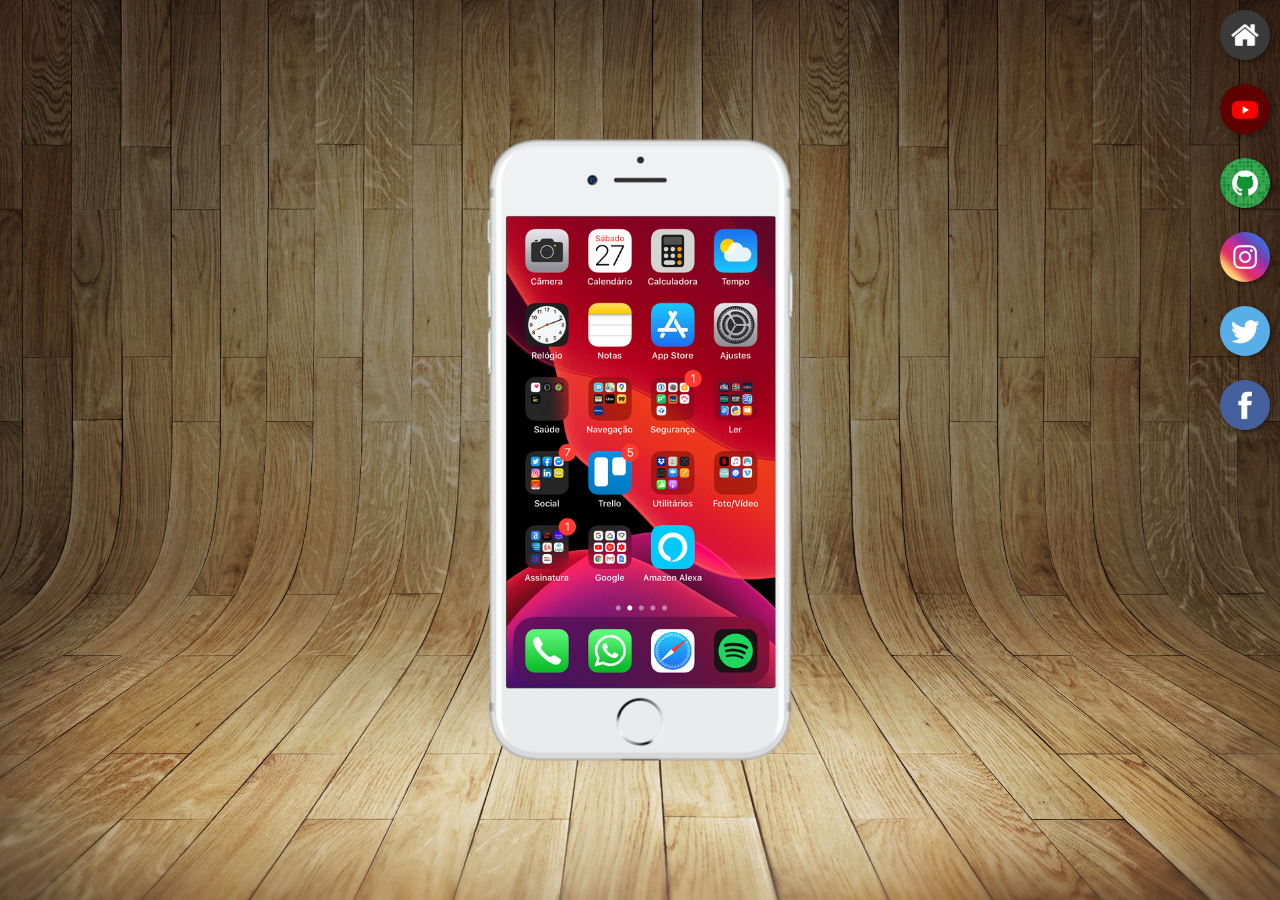
<file: index.html>
<!DOCTYPE html>
<html lang="pt-BR">
<head>
    <meta charset="UTF-8">
    <meta name="viewport" content="width=device-width, initial-scale=1.0">
    <link rel="shortcut icon" href="favicon.ico" type="image/x-icon">
    <link rel="stylesheet" href="Style/style.css">
    <title>Projeto Redes Sociais</title>
</head>
<body>
    <main>
        <section id="telefone">
            <iframe src="home.html" name="tela" id="tela" frameborder="0">
                Seu navegador não é compatível com isso!
            </iframe>
        </section>
        <section id="redes-sociais">
            <a href="home.html" target="tela"><img src="imagens/logo-home.jpg" alt="home"></a><br>
            <a href="youtube.html" target="tela"><img src="imagens/logo-youtube.jpg" alt="YouTube"></a><br>
            <a href="github.html" target="tela"><img src="imagens/logo-github.jpg" alt="GitHub"></a><br>
            <a href="instagram.html" target="tela"><img src="imagens/logo-instagram.jpg" alt="Instagram"></a><br>
            <a href="x.html" target="tela"><img src="imagens/logo-twitter.jpg" alt="Twitter"></a><br>
            <a href="facebook.html" target="tela"><img src="imagens/logo-facebook.jpg" alt="Facebook"></a>
        </section>
    </main>
</body>
</html>
</file>
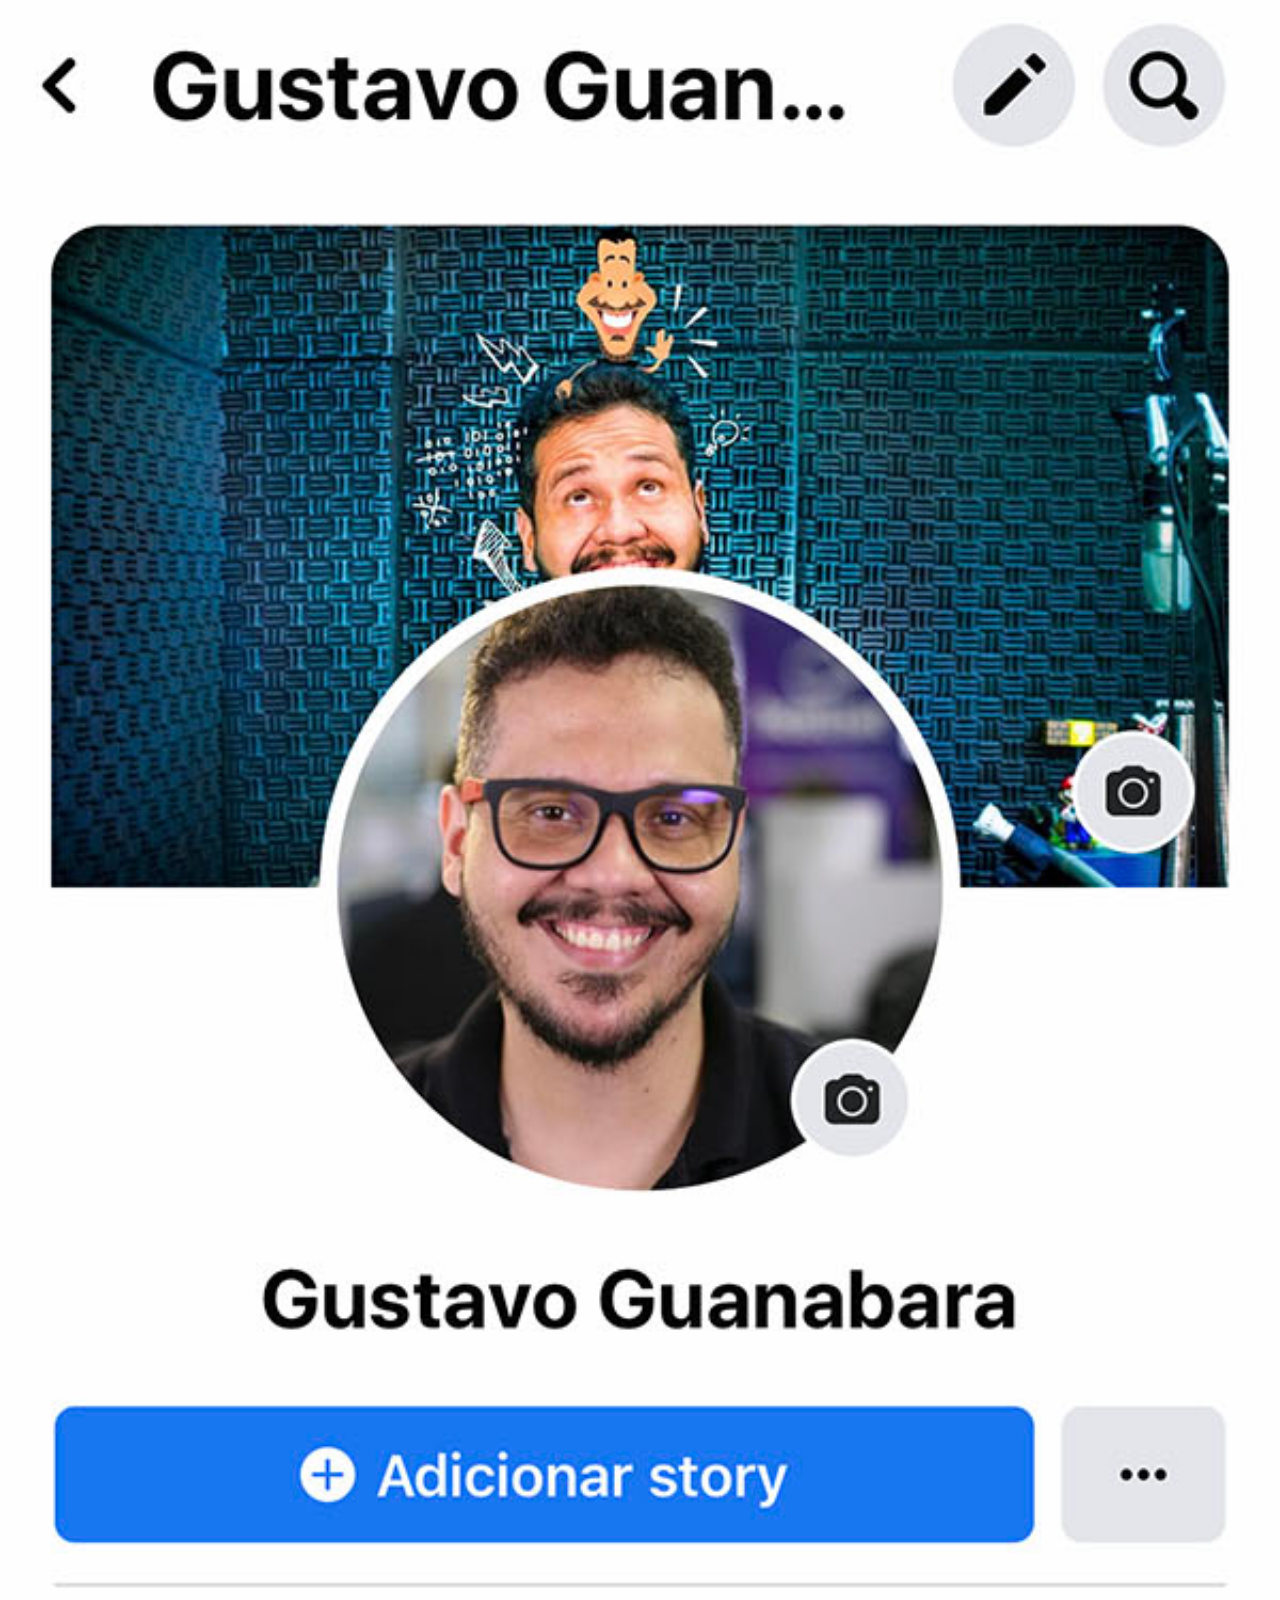
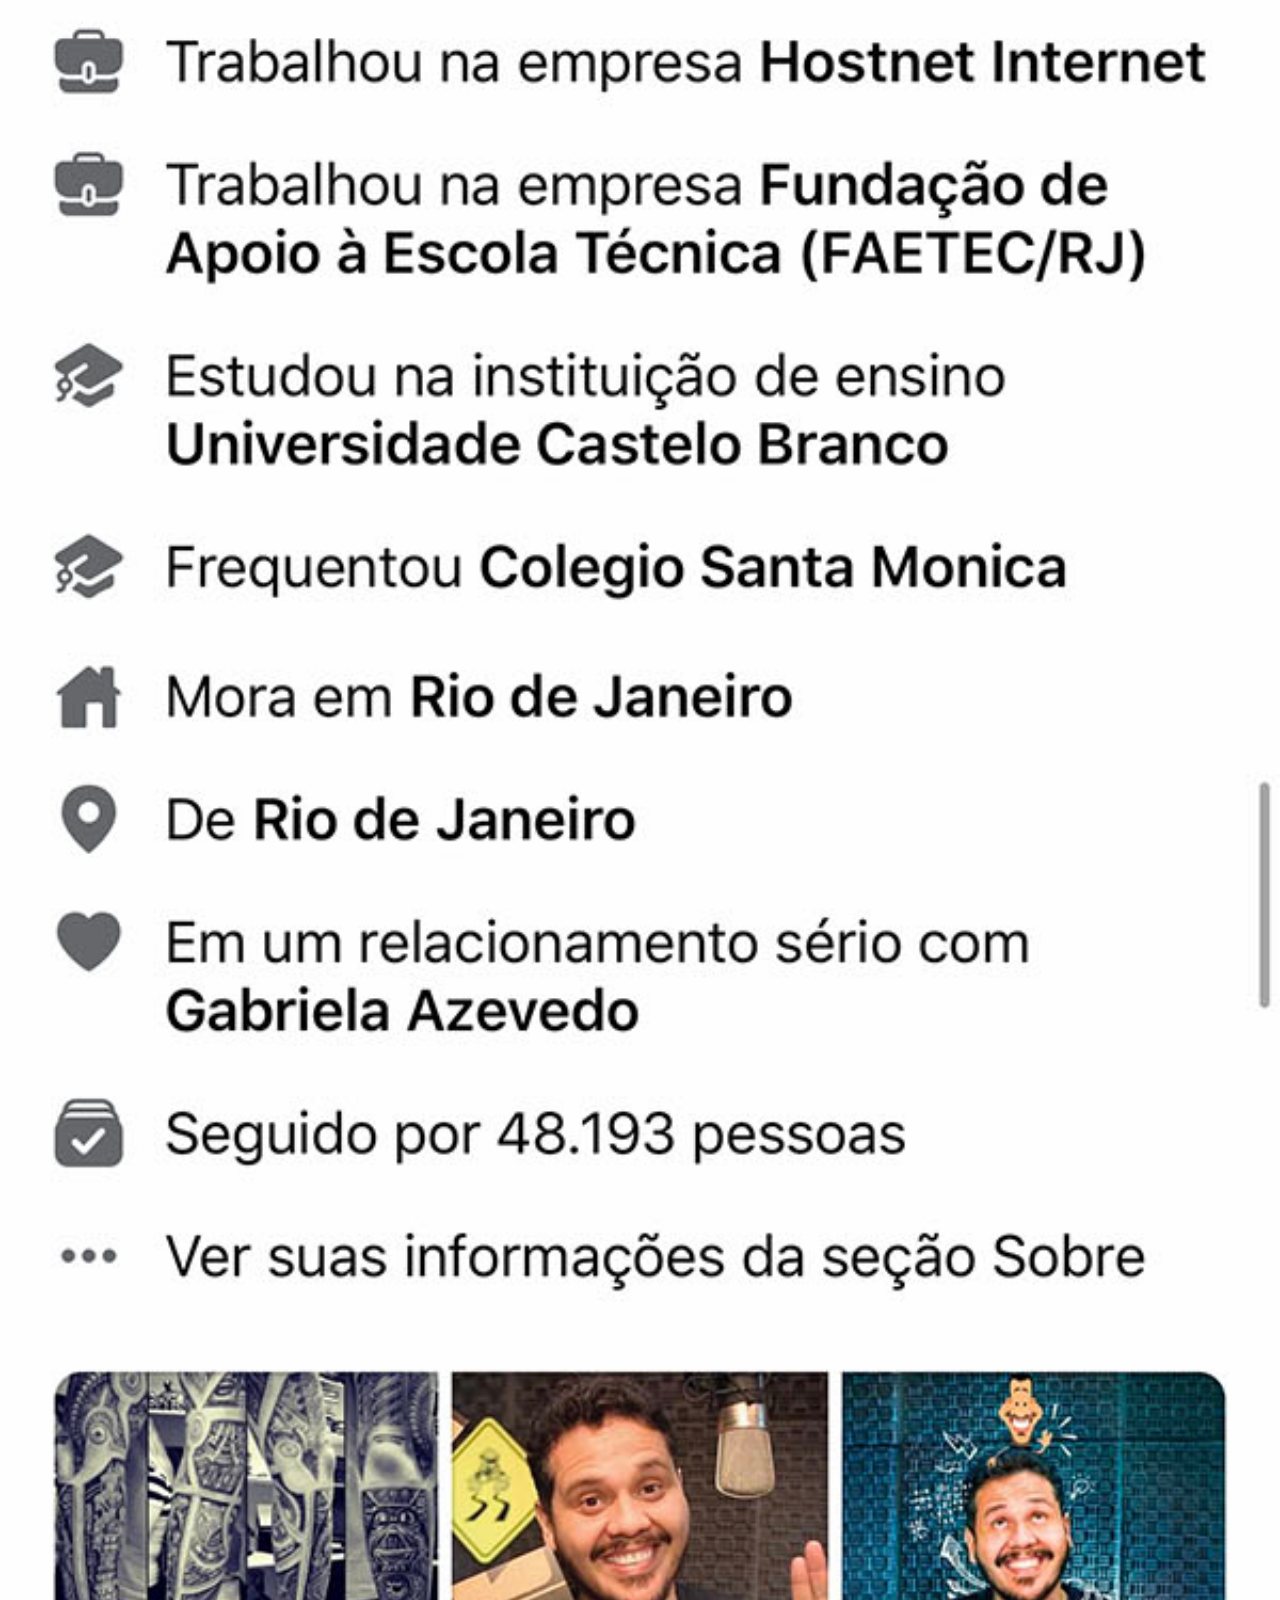
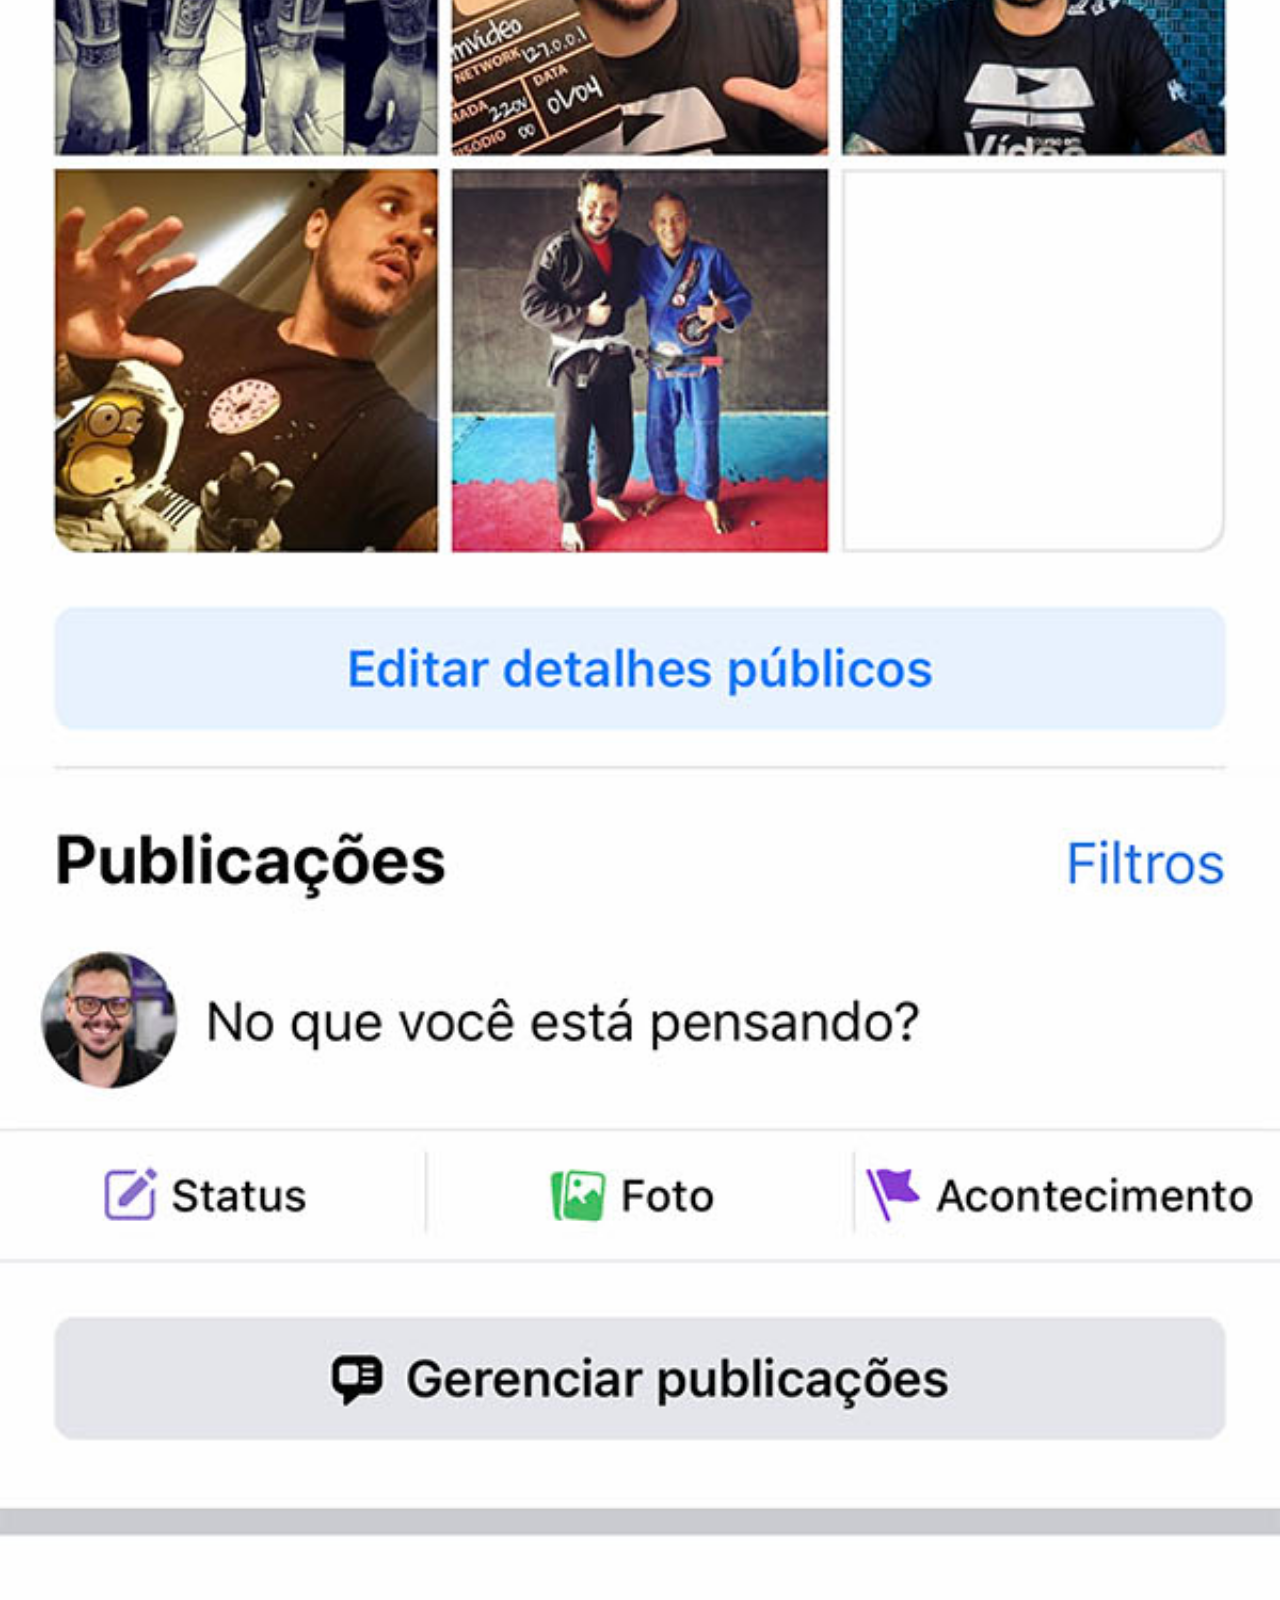
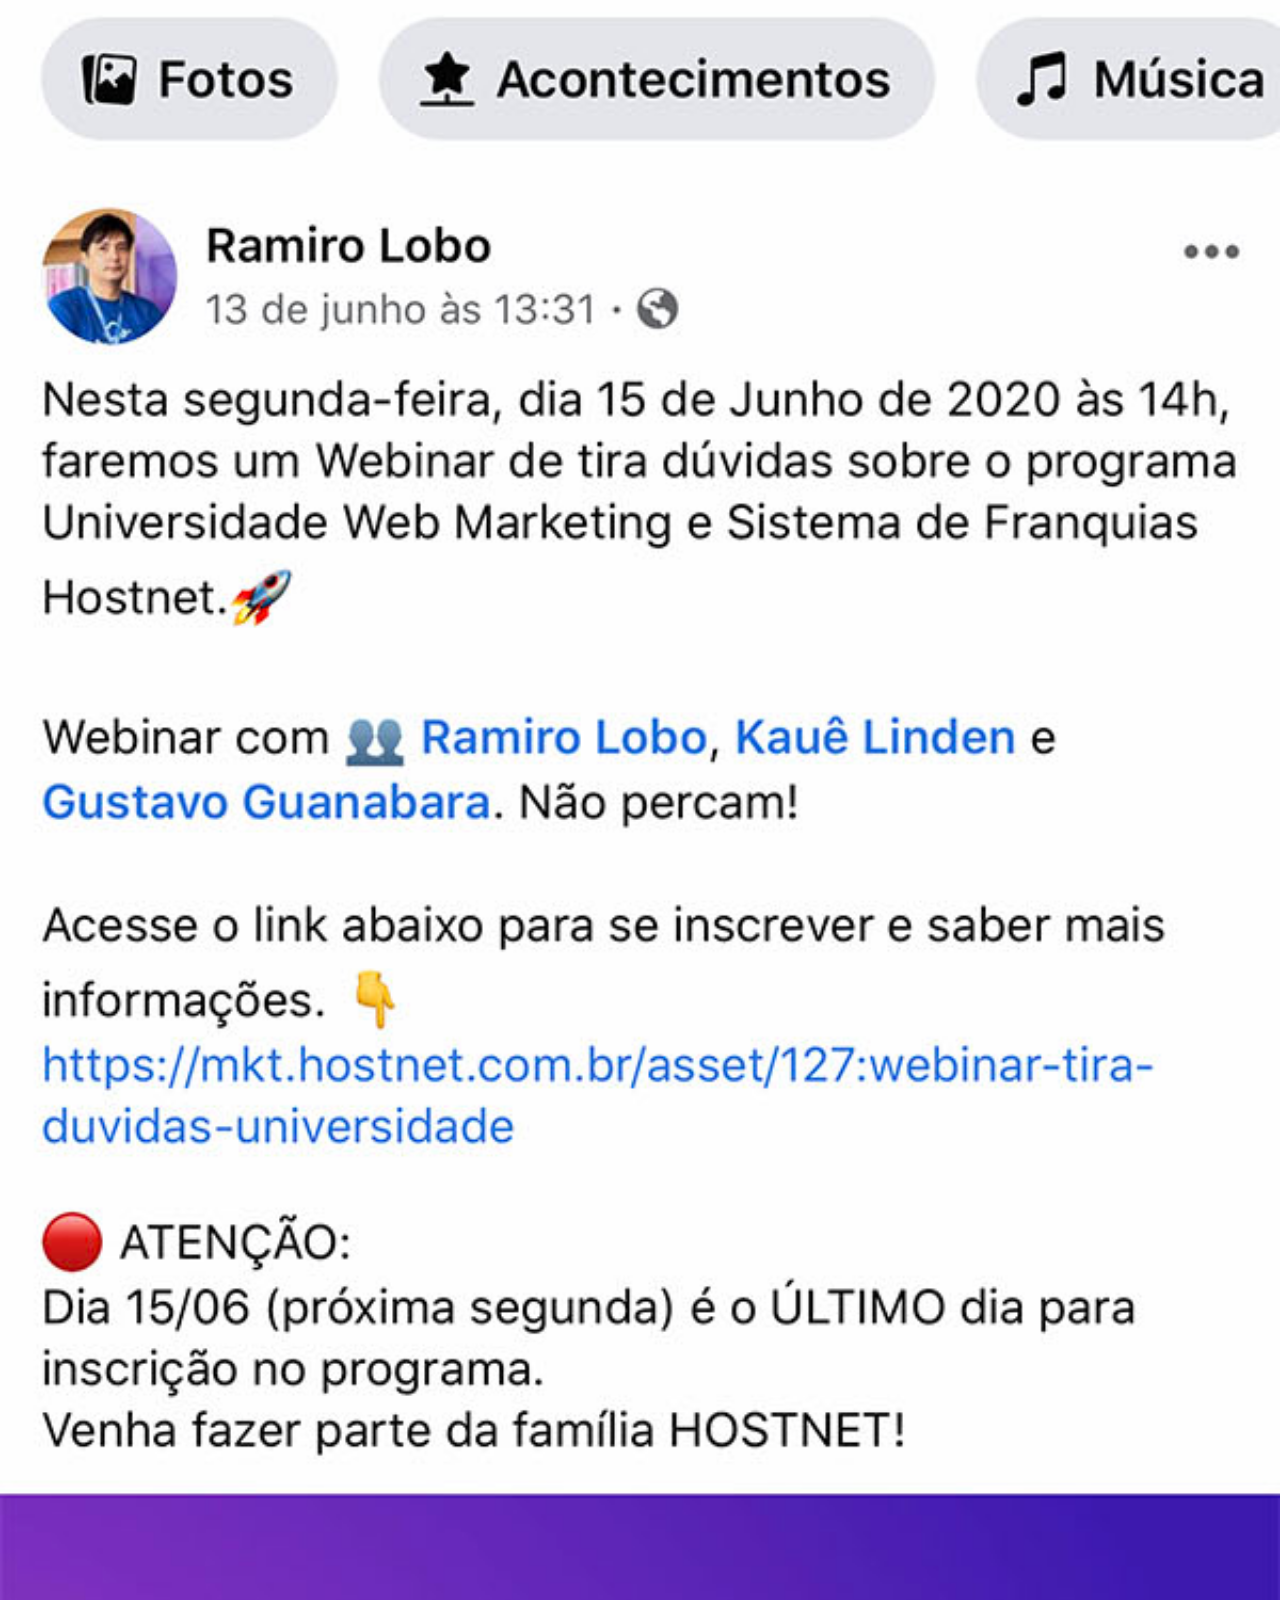
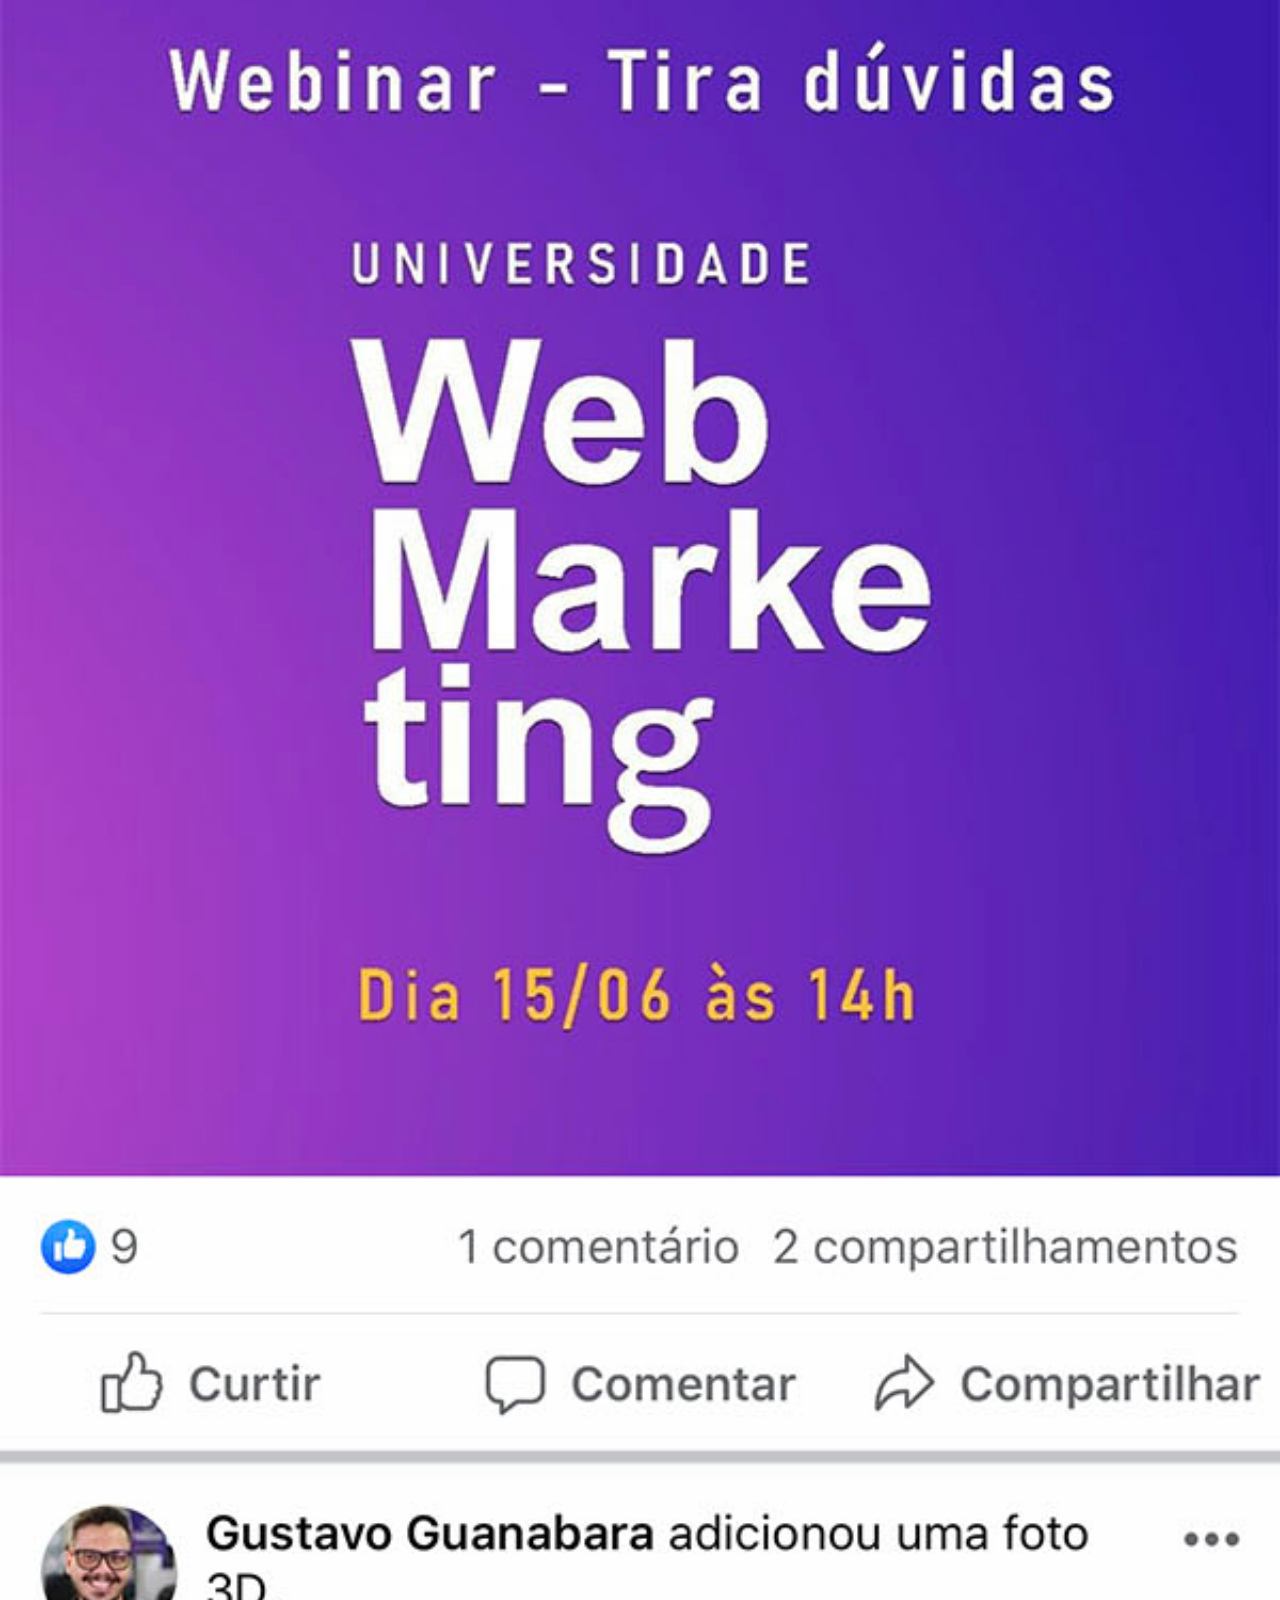
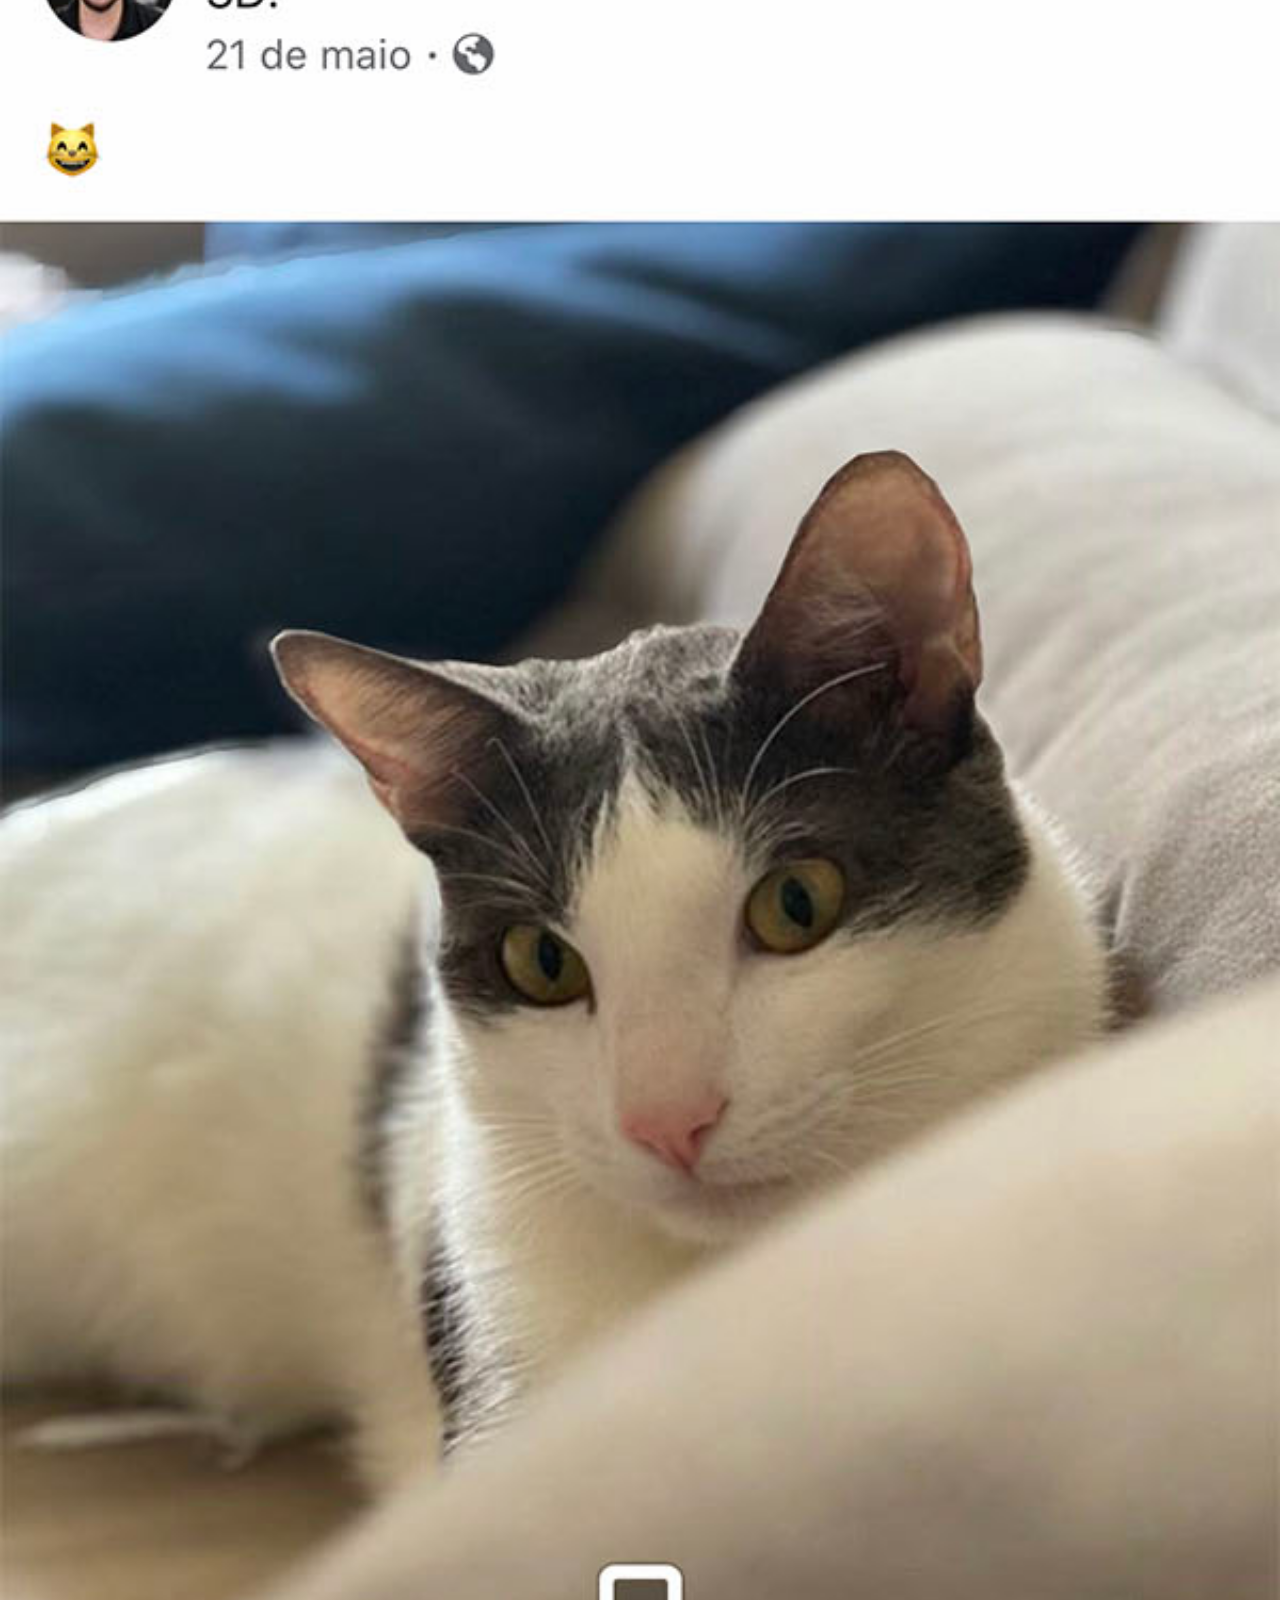
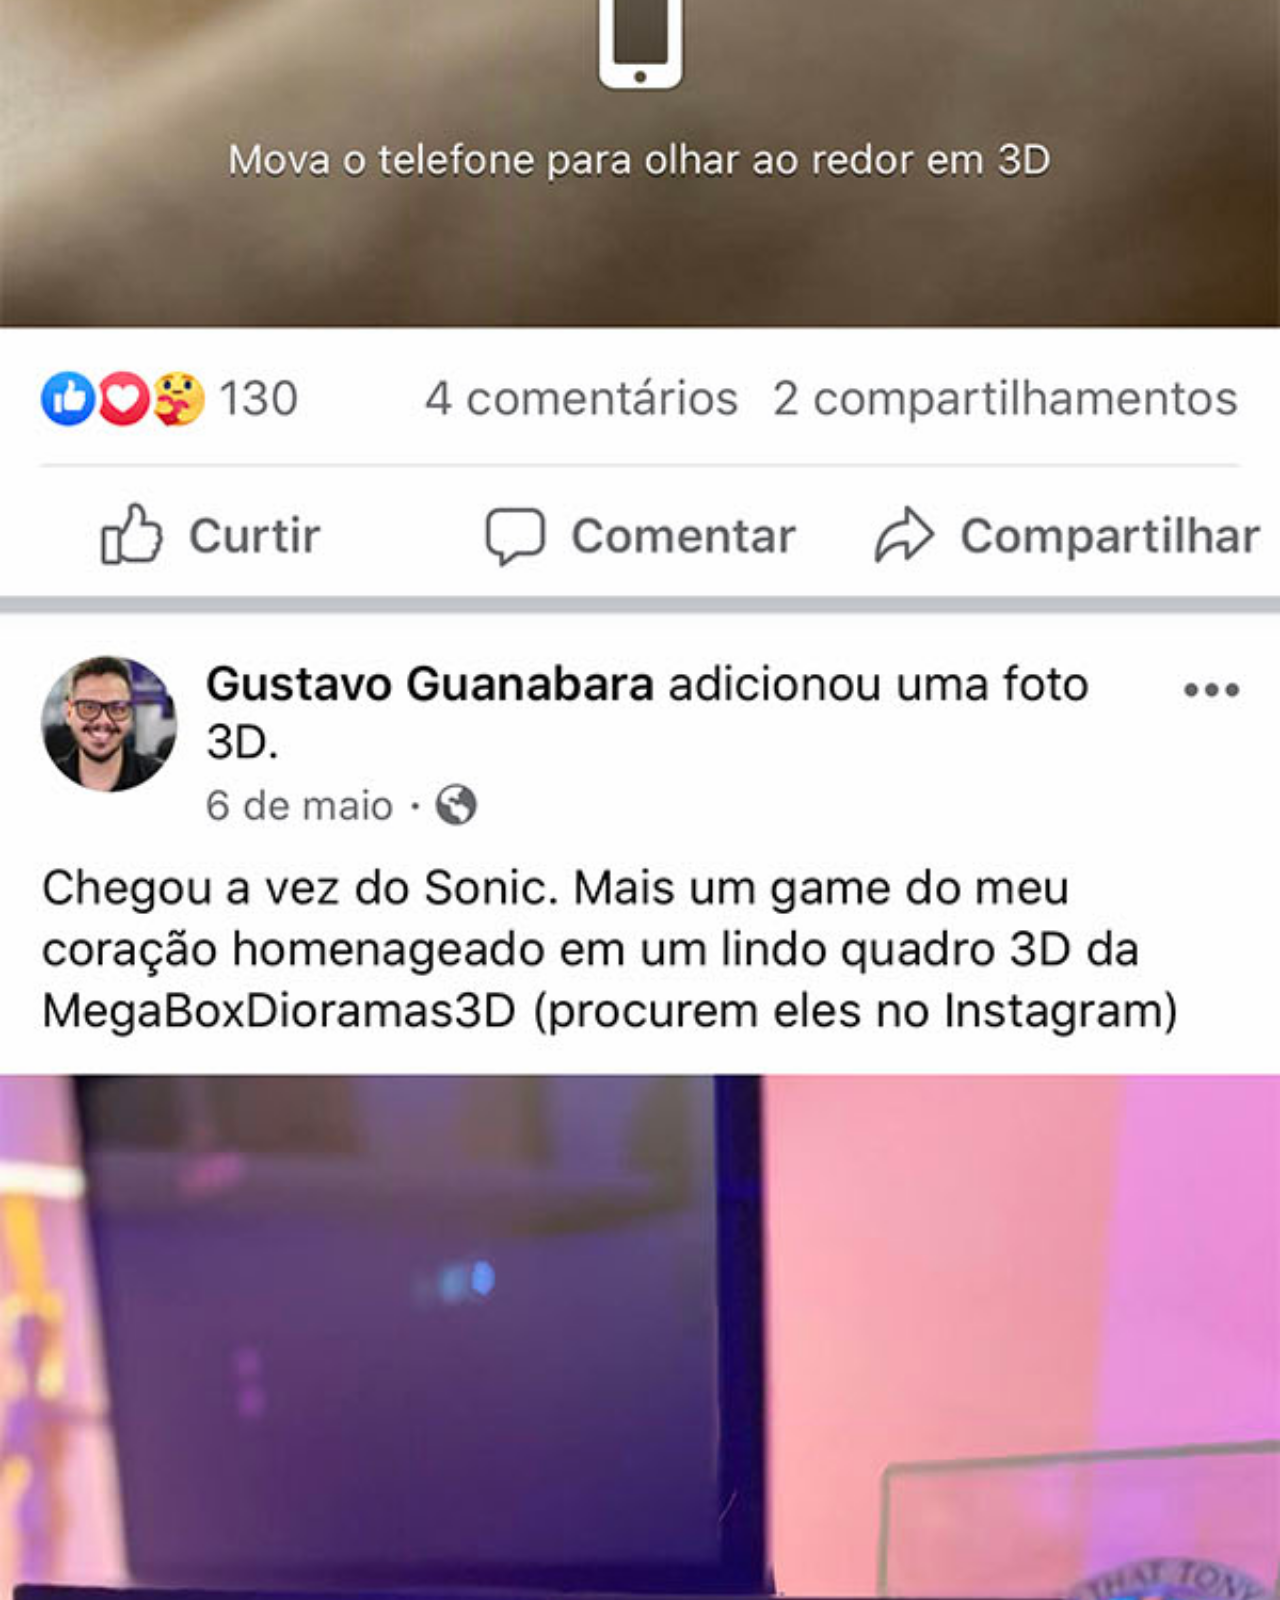
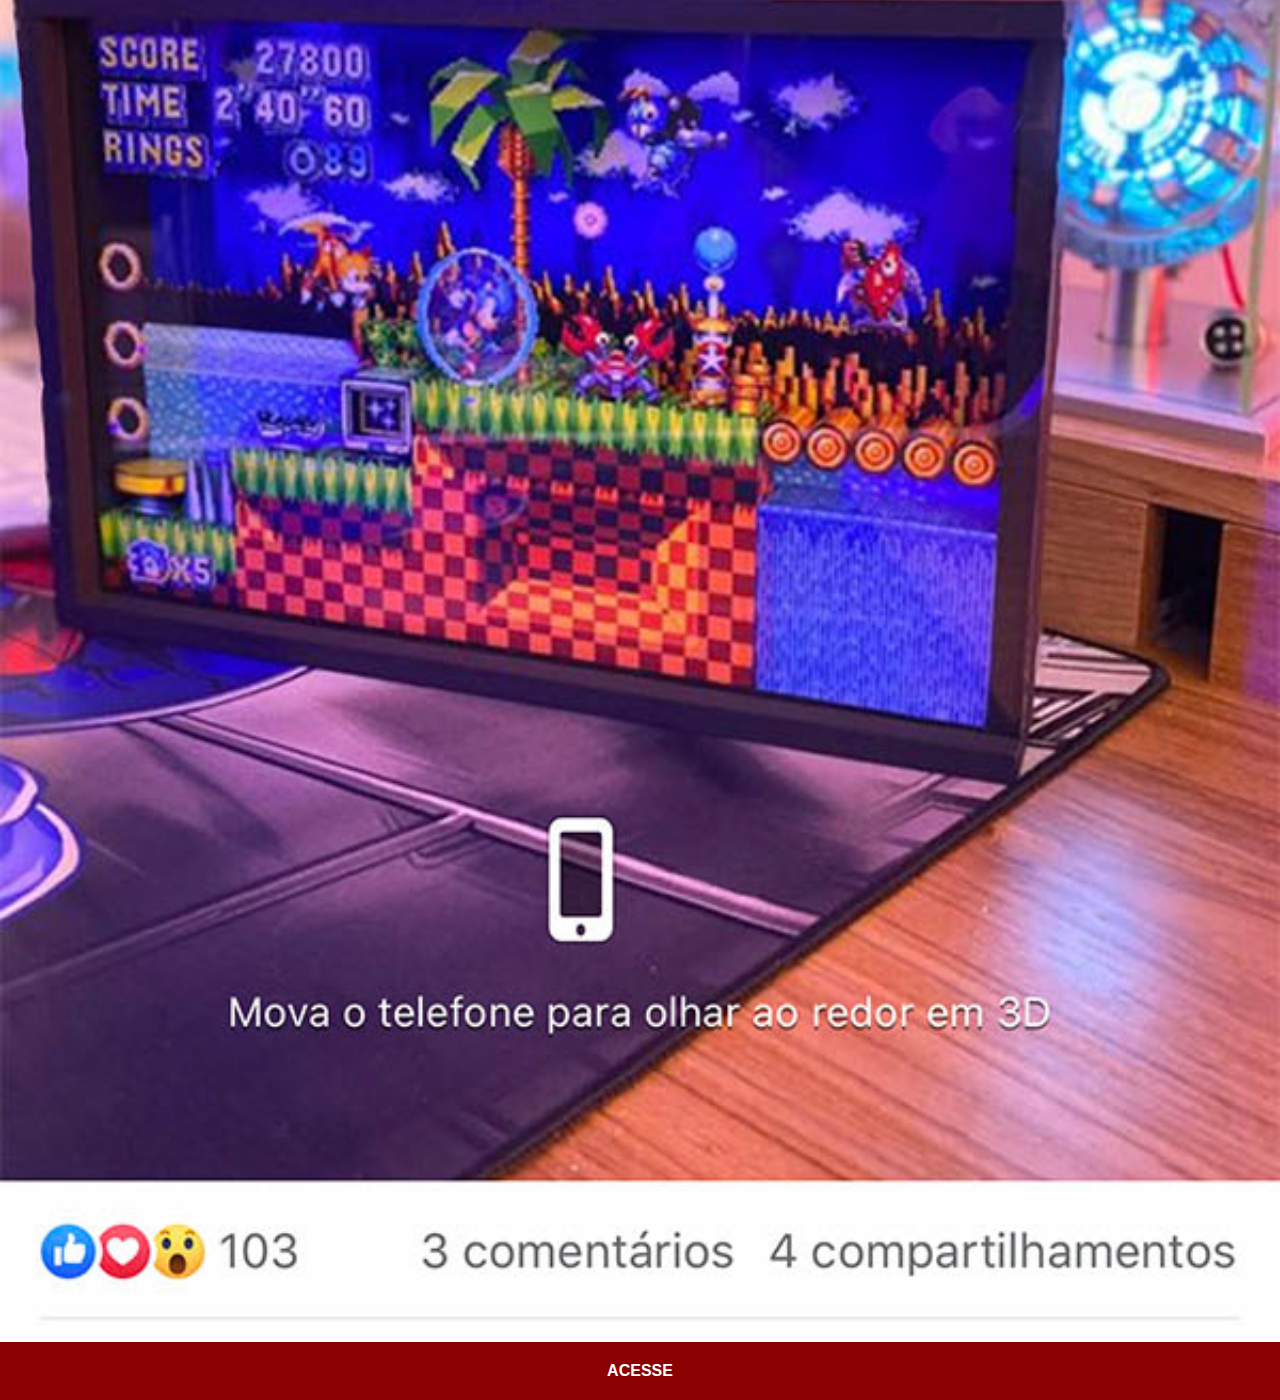
<file: facebook.html>
<!DOCTYPE html>
<html lang="pt-BR">
<head>
    <meta charset="UTF-8">
    <meta name="viewport" content="width=device-width, initial-scale=1.0">
    <title>Facebook</title>
    <link rel="stylesheet" href="Style/social.css">
</head>
<body>
    <img src="imagens/tela-facebook.jpg" alt="Facebook">
    <a href="https://www.facebook.com/gustavoguanabara/?locale=pt_BR" target="_blank">ACESSE</a>
</body>
</html>
</file>
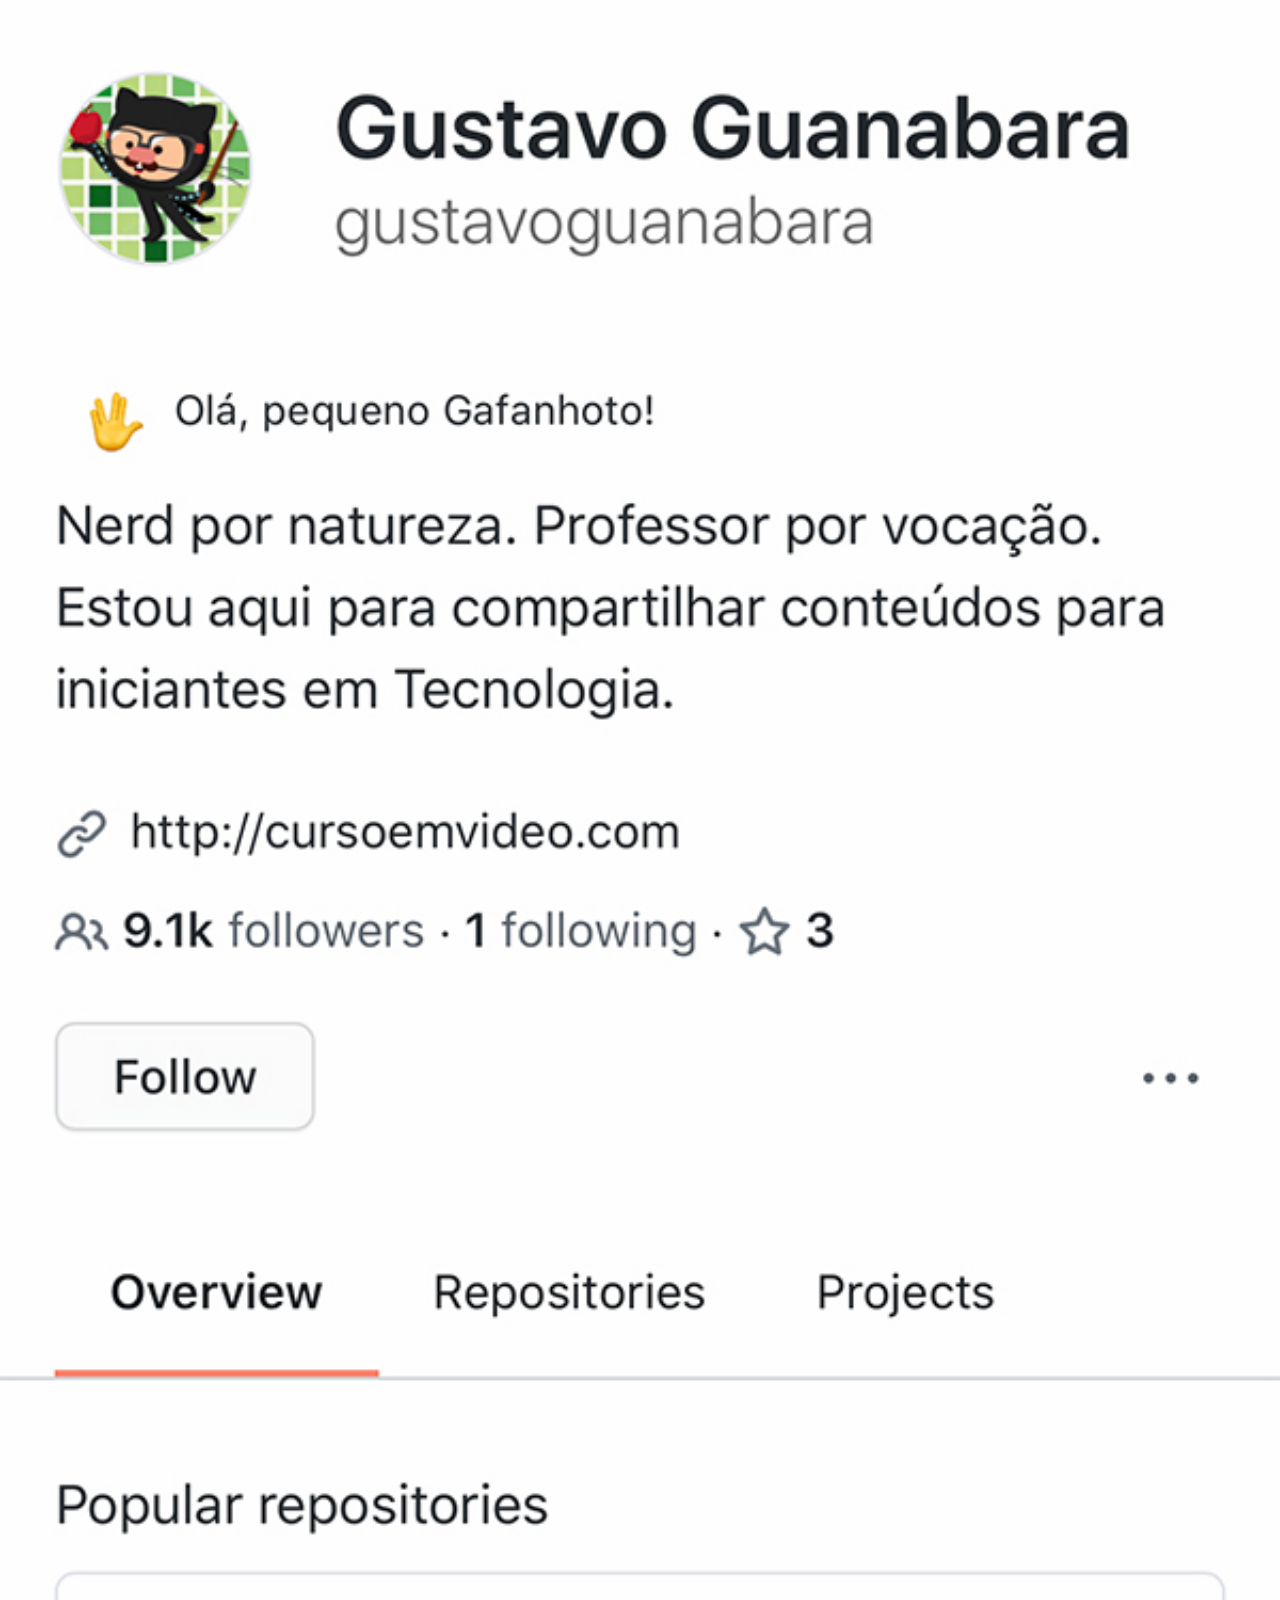
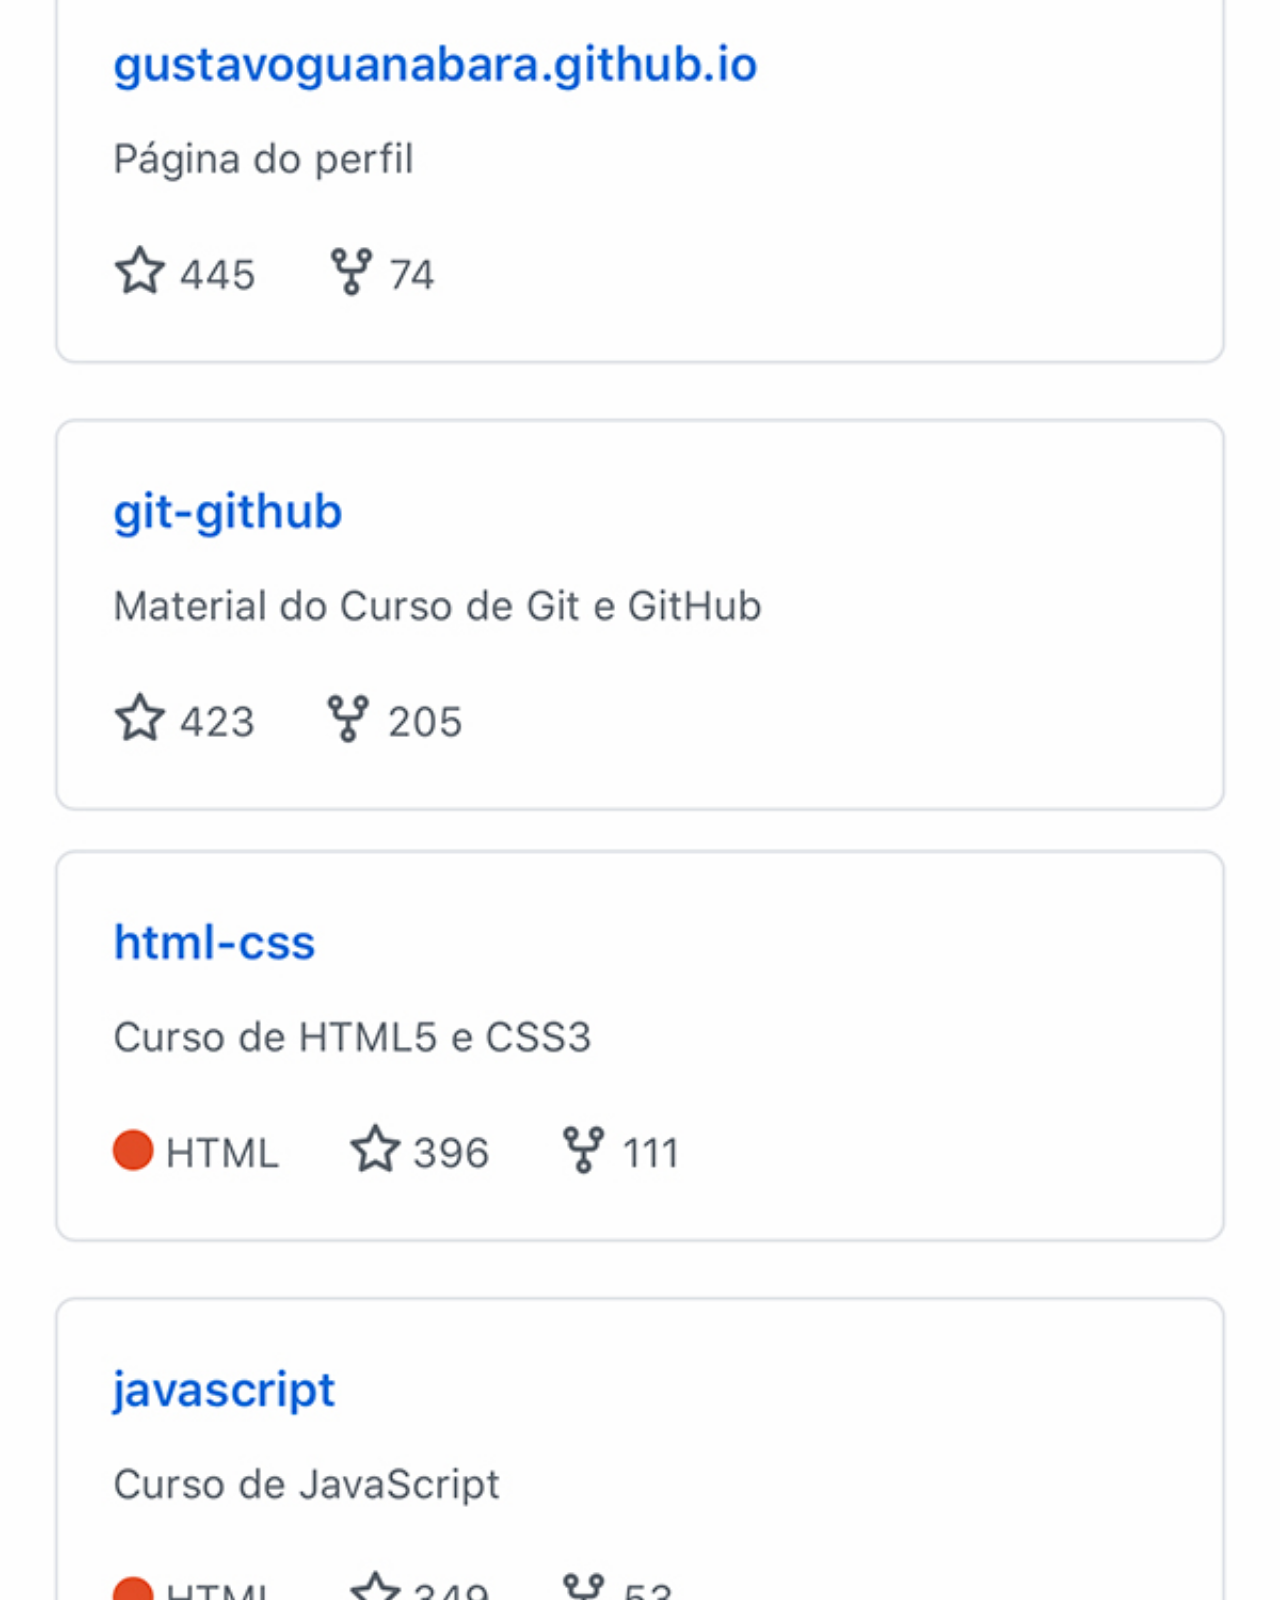
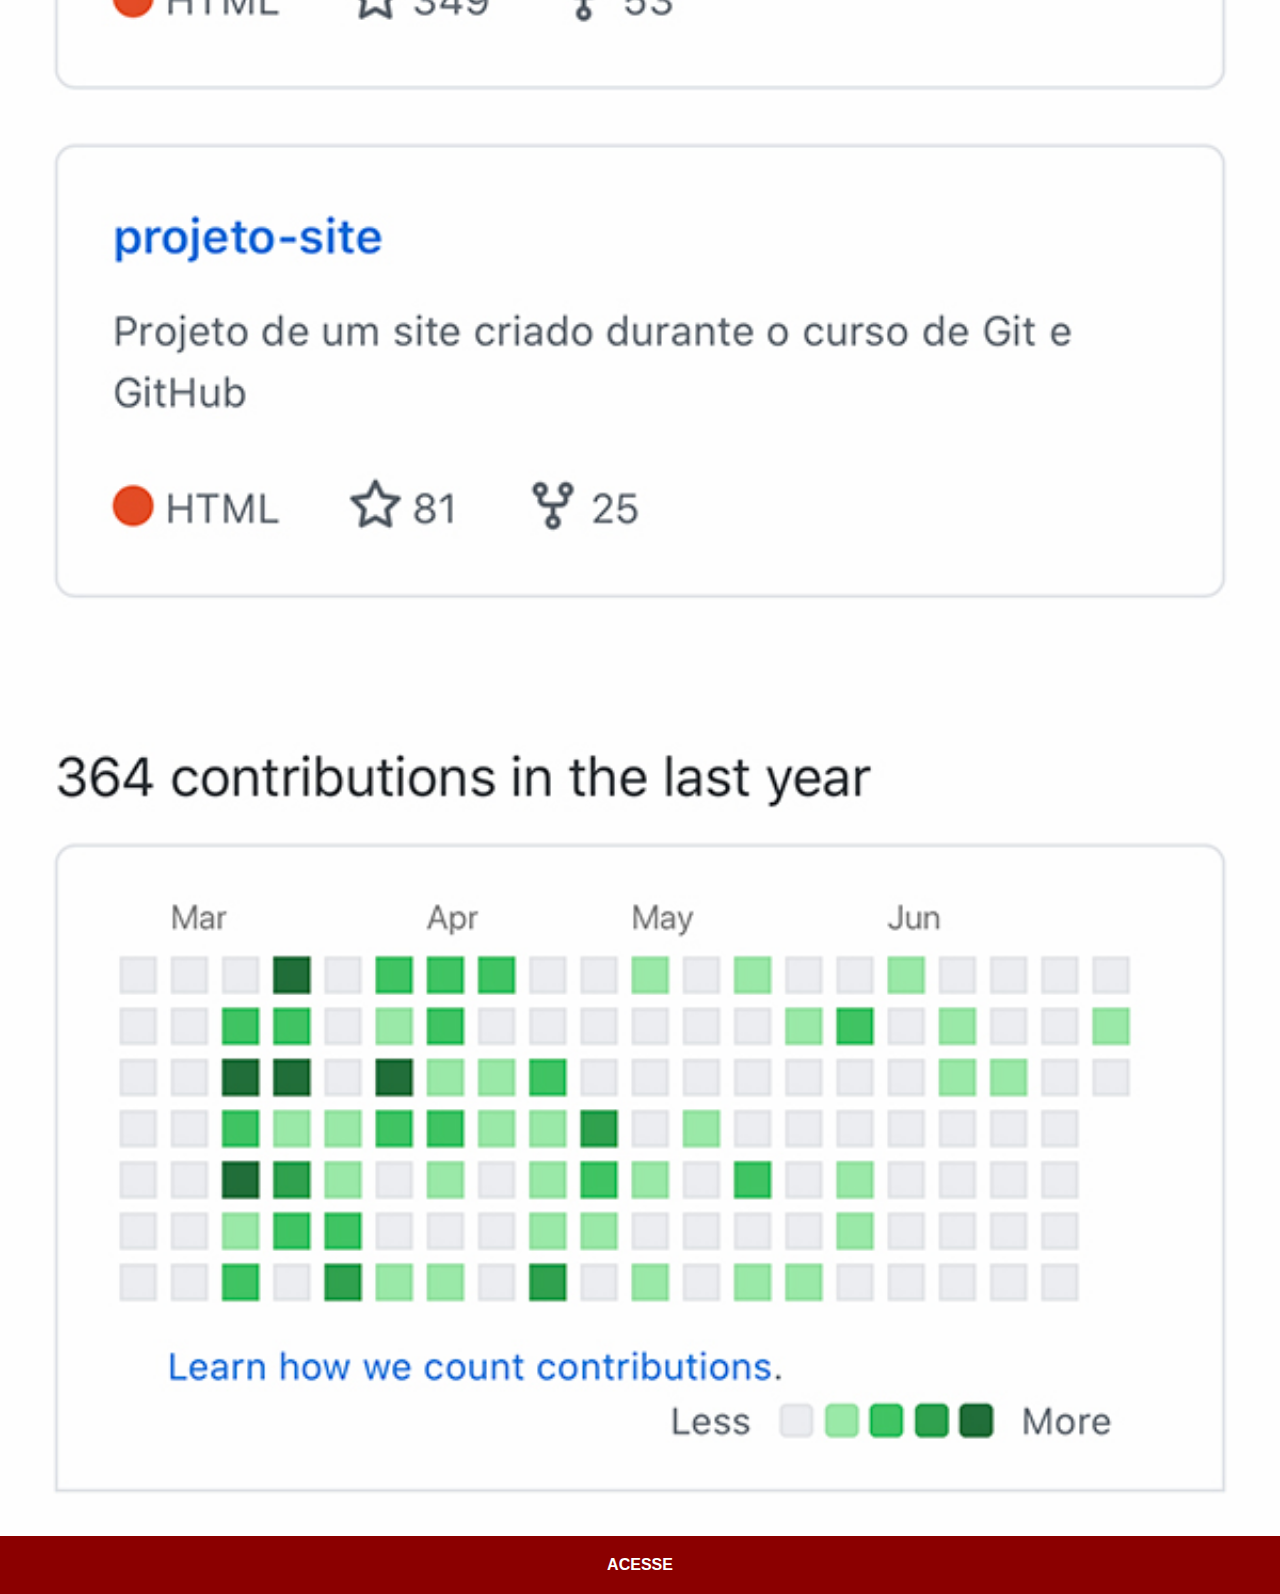
<file: github.html>
<!DOCTYPE html>
<html lang="pt-BR">
<head>
    <meta charset="UTF-8">
    <meta name="viewport" content="width=device-width, initial-scale=1.0">
    <title>GitHub</title>
    <link rel="stylesheet" href="Style/social.css">
</head>
<body>
    <img src="imagens/tela-github.jpg" alt="GitHub">
    <a href="https://github.com/gustavoguanabara/" target="_blank">ACESSE</a>
</body>
</html>
</file>
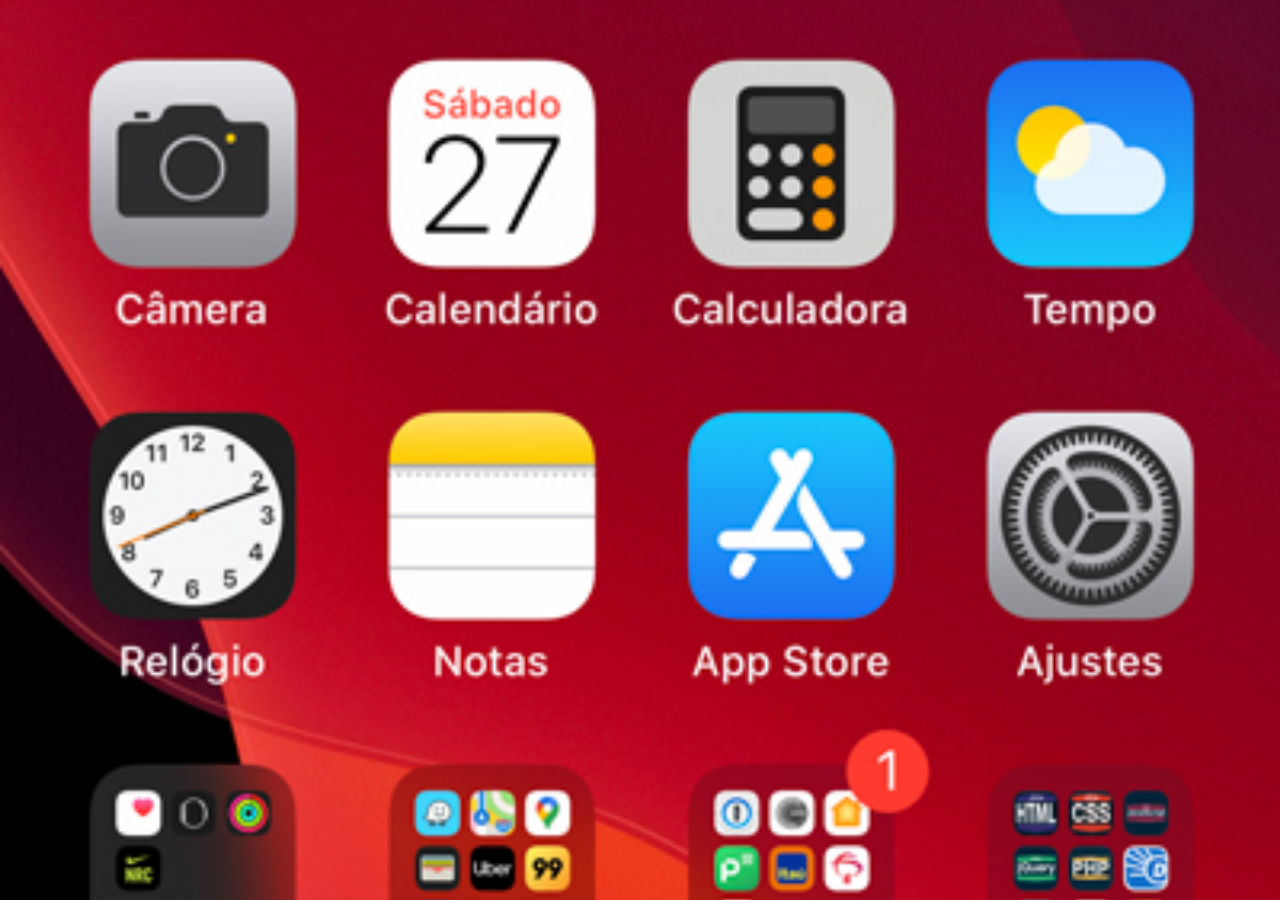
<file: home.html>
<!DOCTYPE html>
<html lang="pt-BR">
<head>
    <meta charset="UTF-8">
    <meta name="viewport" content="width=device-width, initial-scale=1.0">
    <title>Home</title>
    <style>
        * {
            margin: 0;
            padding: 0;
        }

        body {
            width: 100dvw;
            height: 100dvh;
            background: black url('imagens/tela-home.jpg') no-repeat top center;
            background-size: cover;
        }
    </style>
</head>
<body>
    
</body>
</html>
</file>
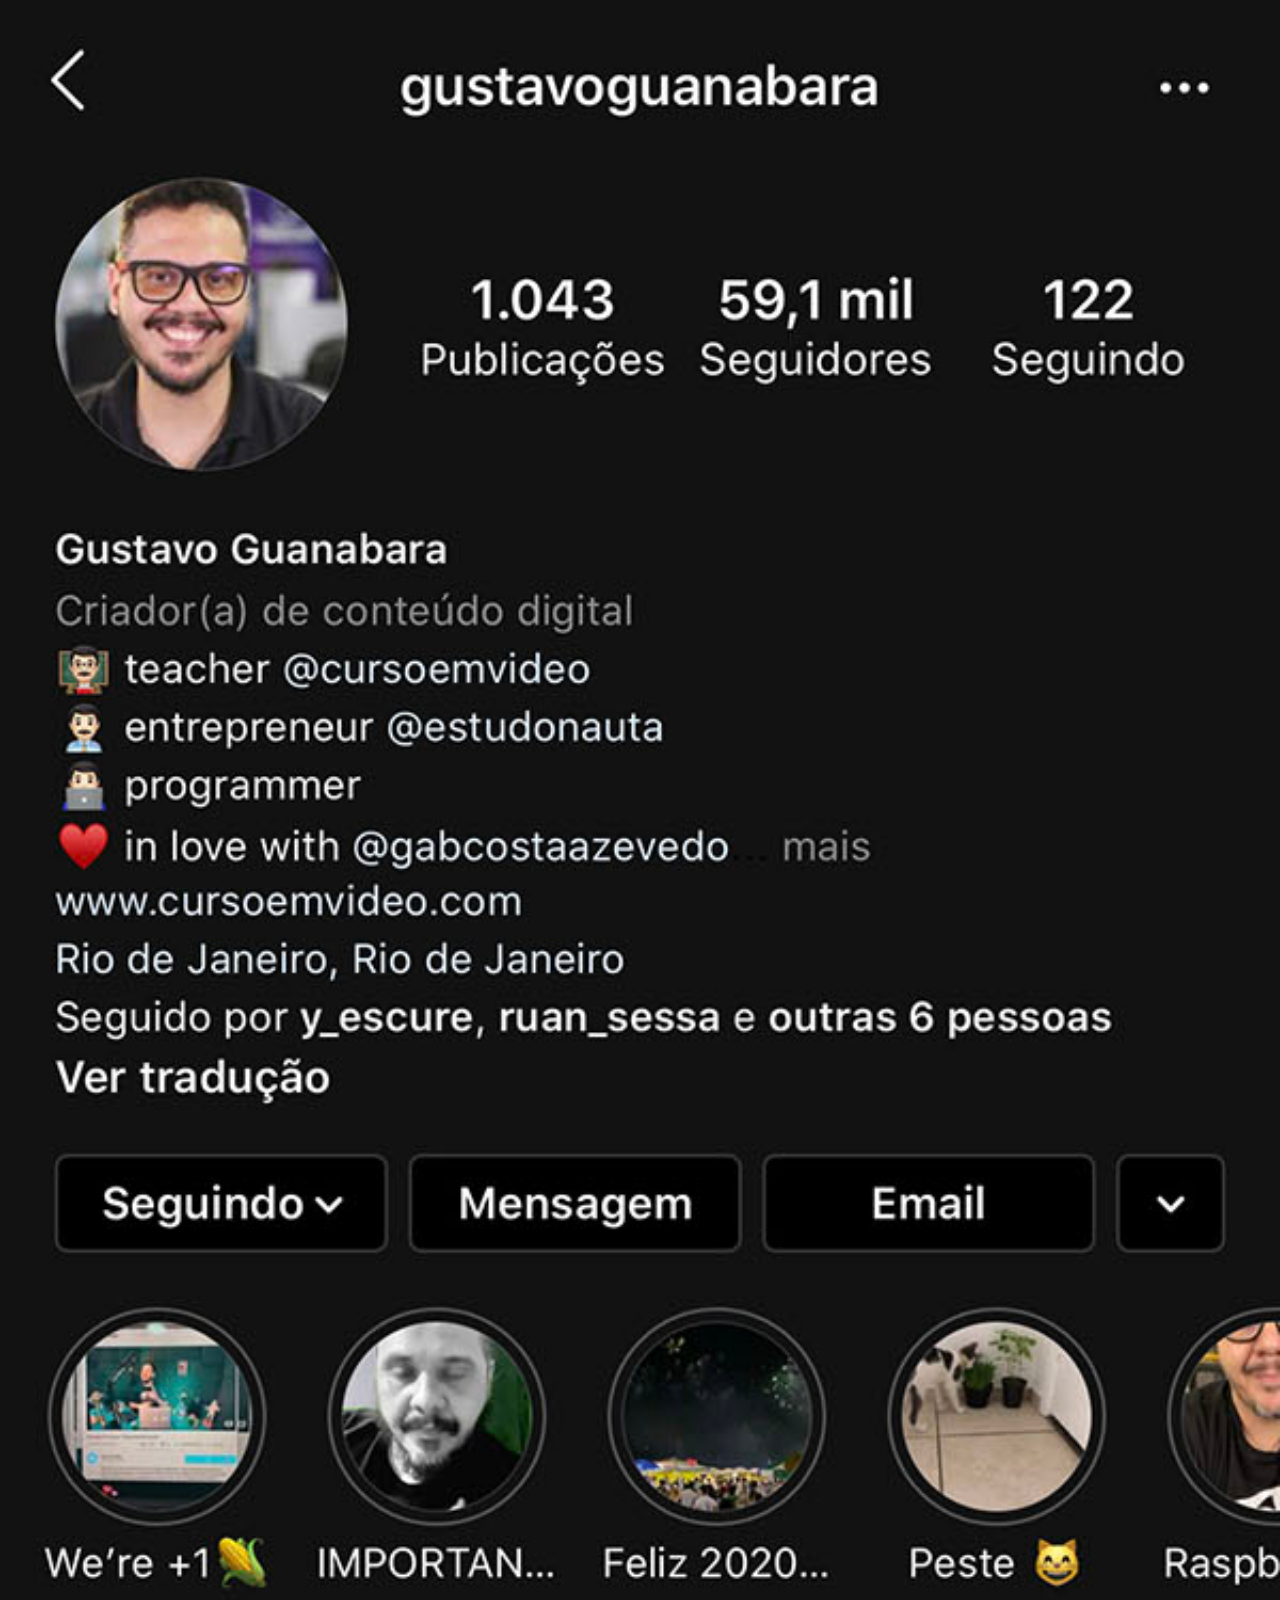
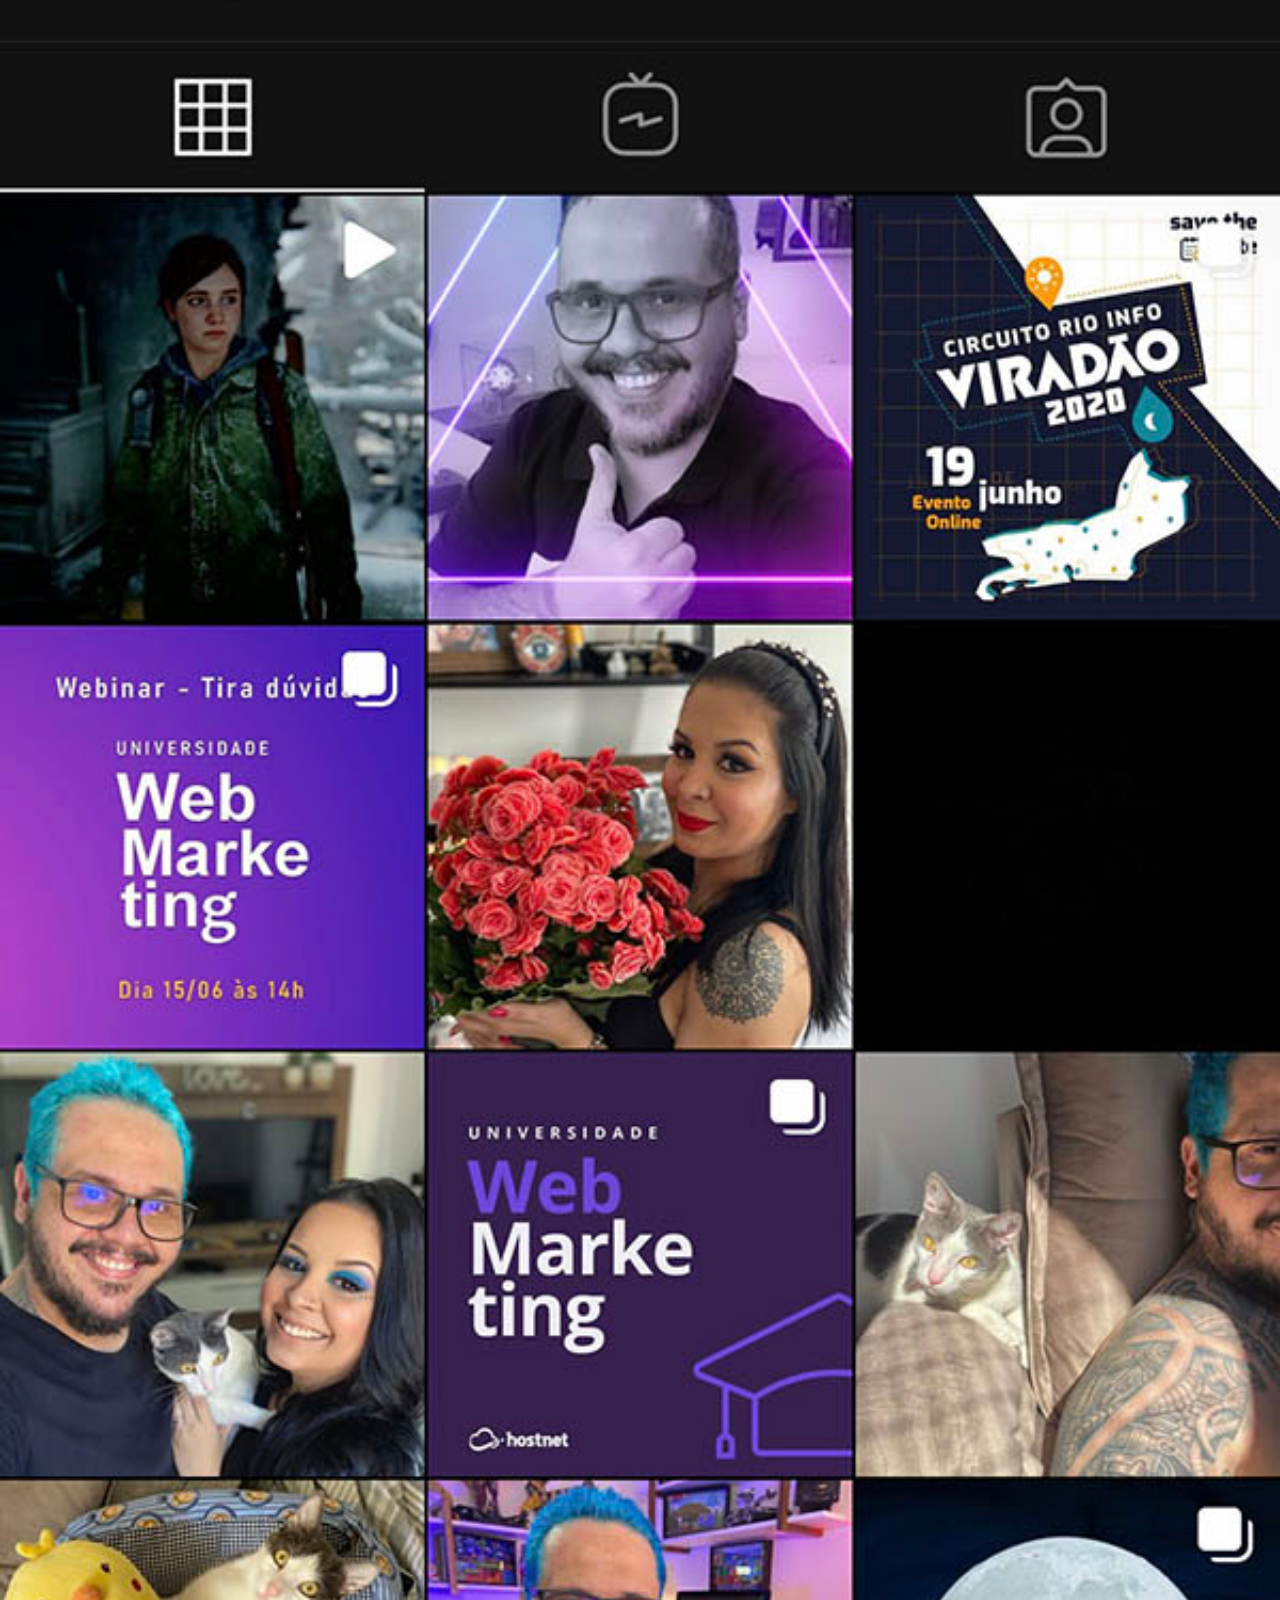
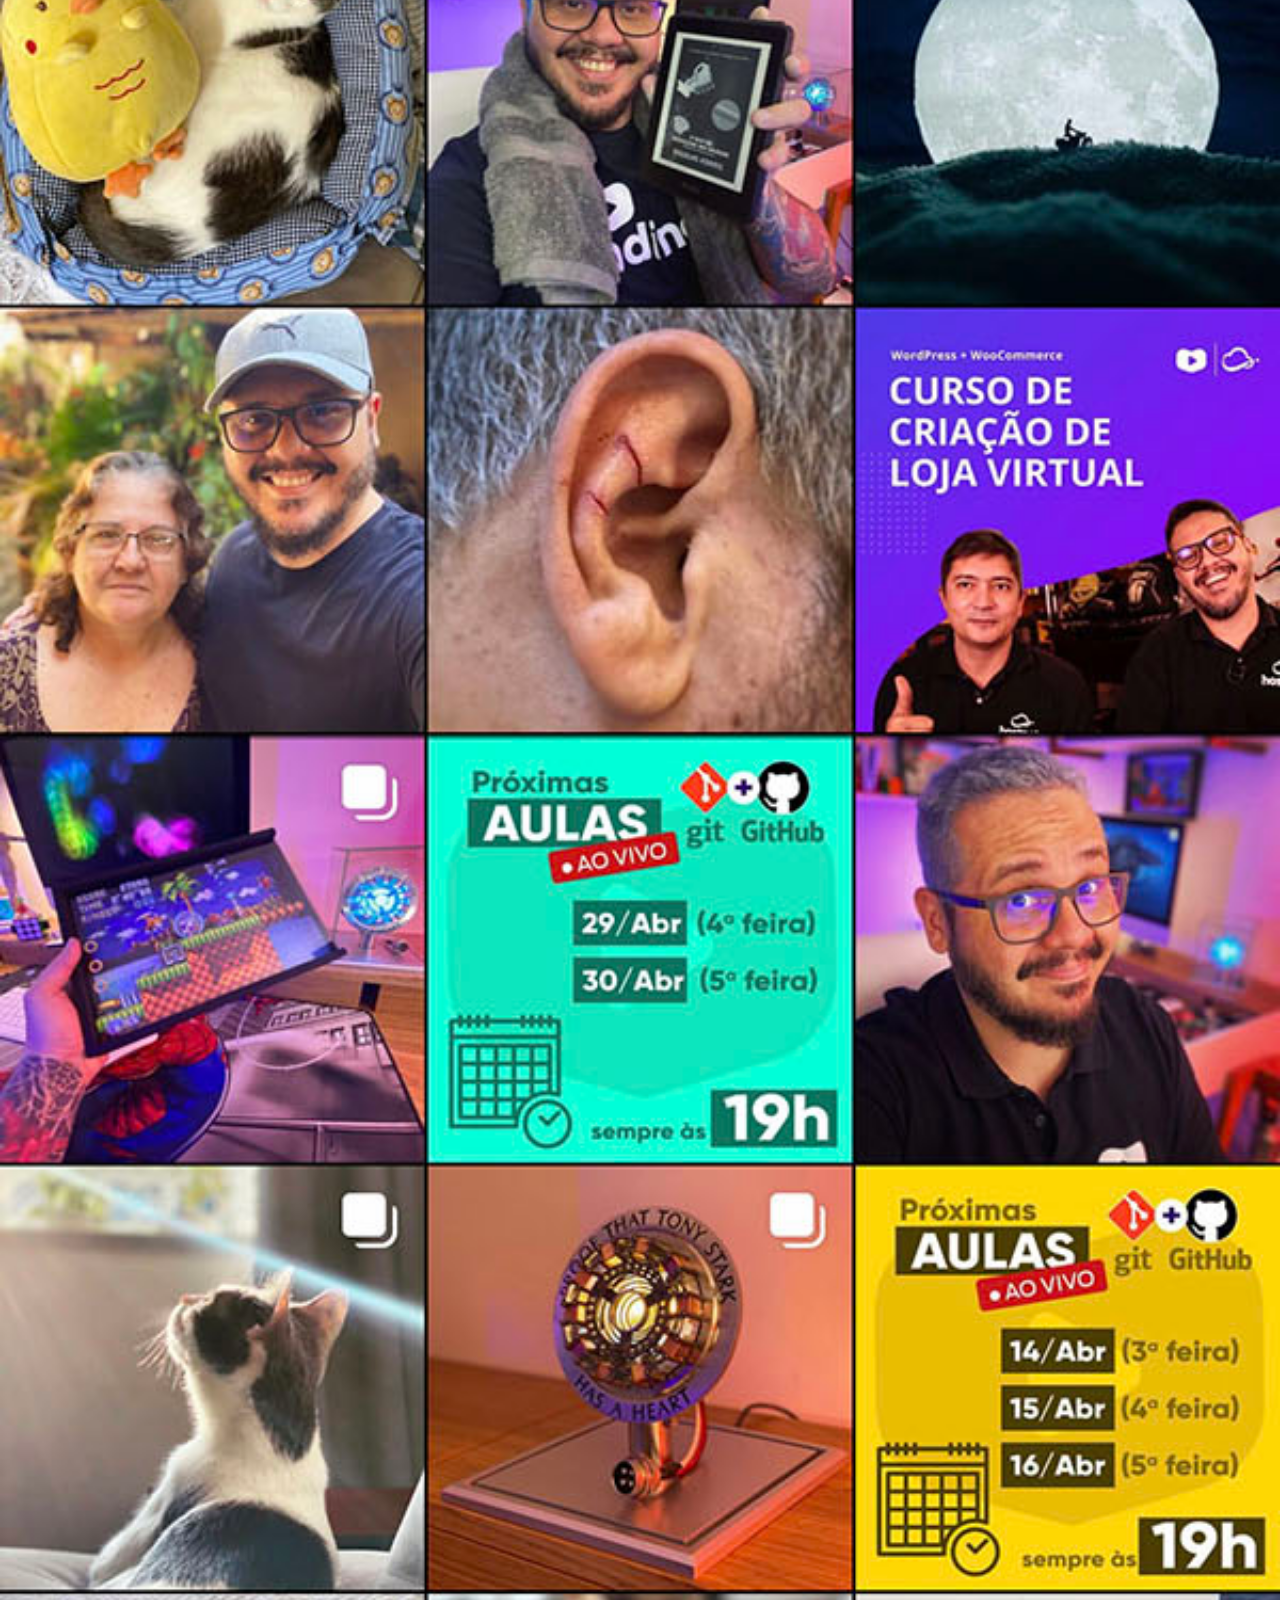
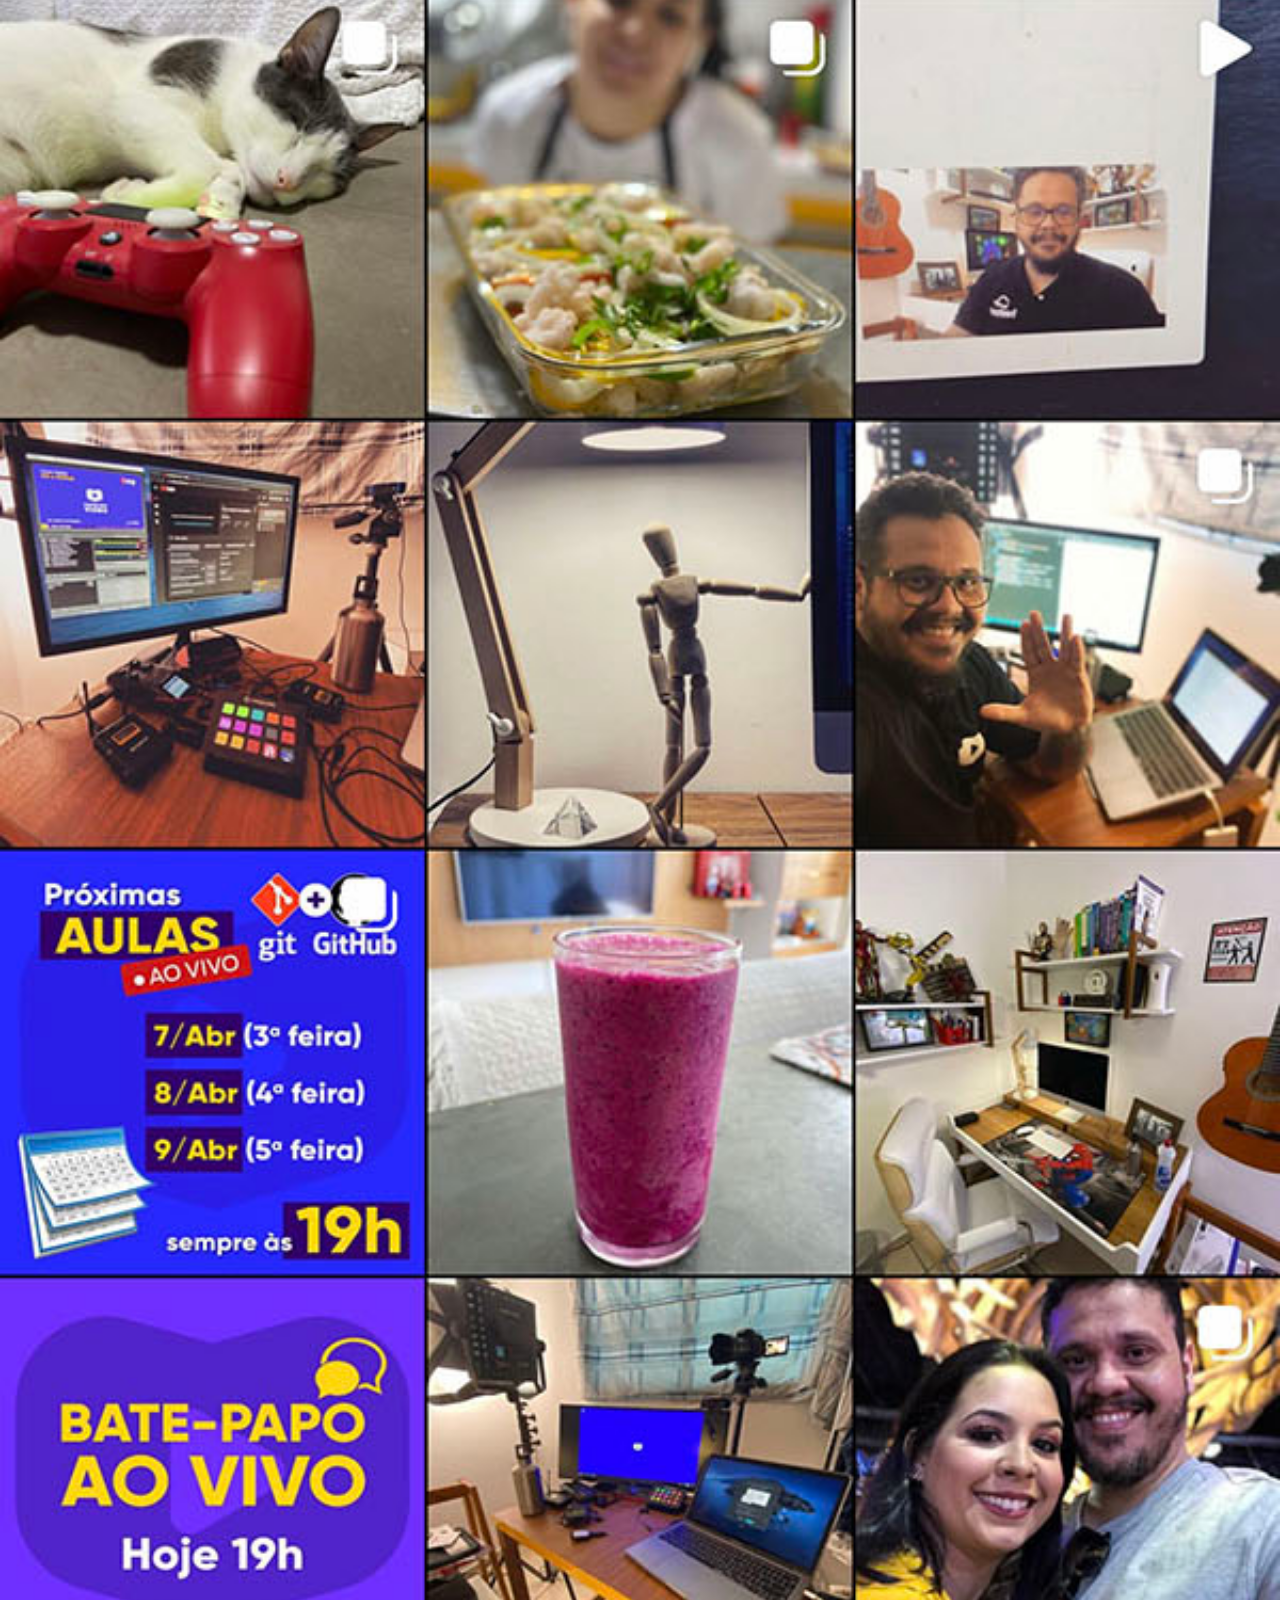
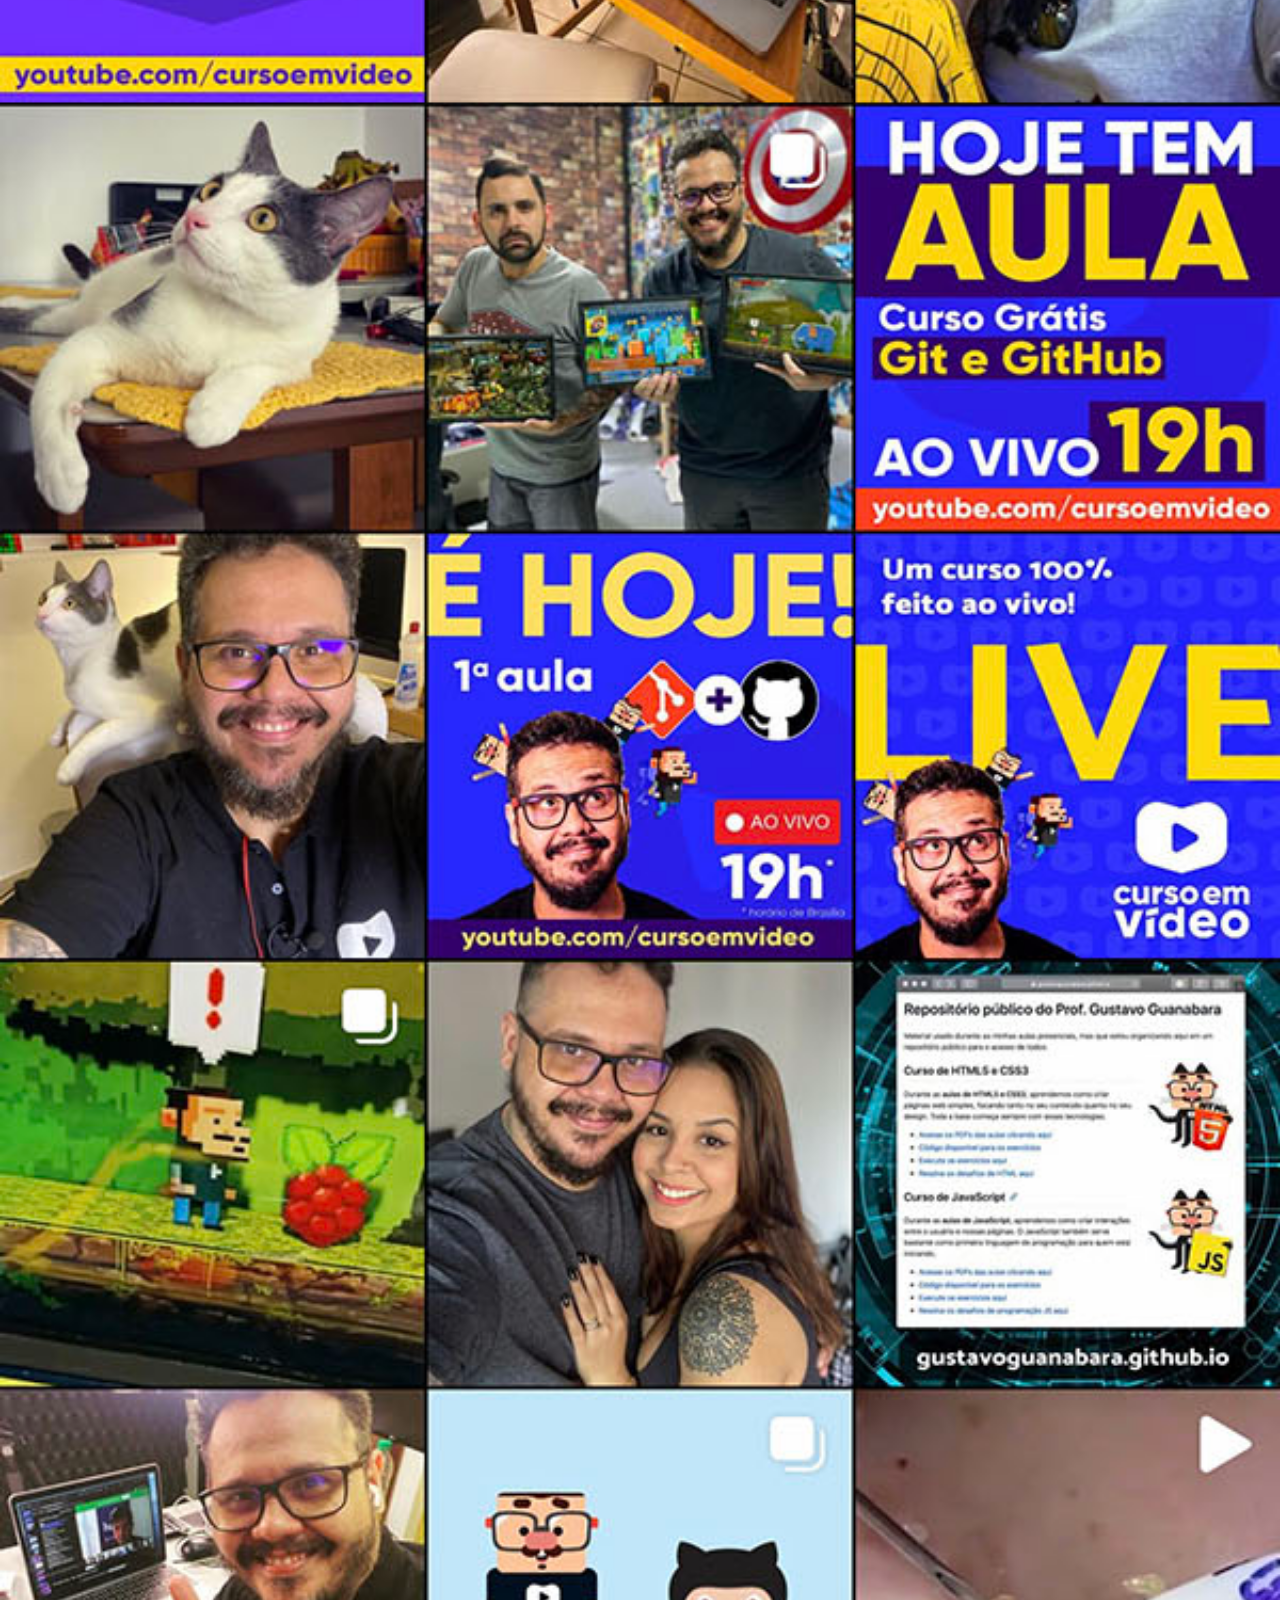
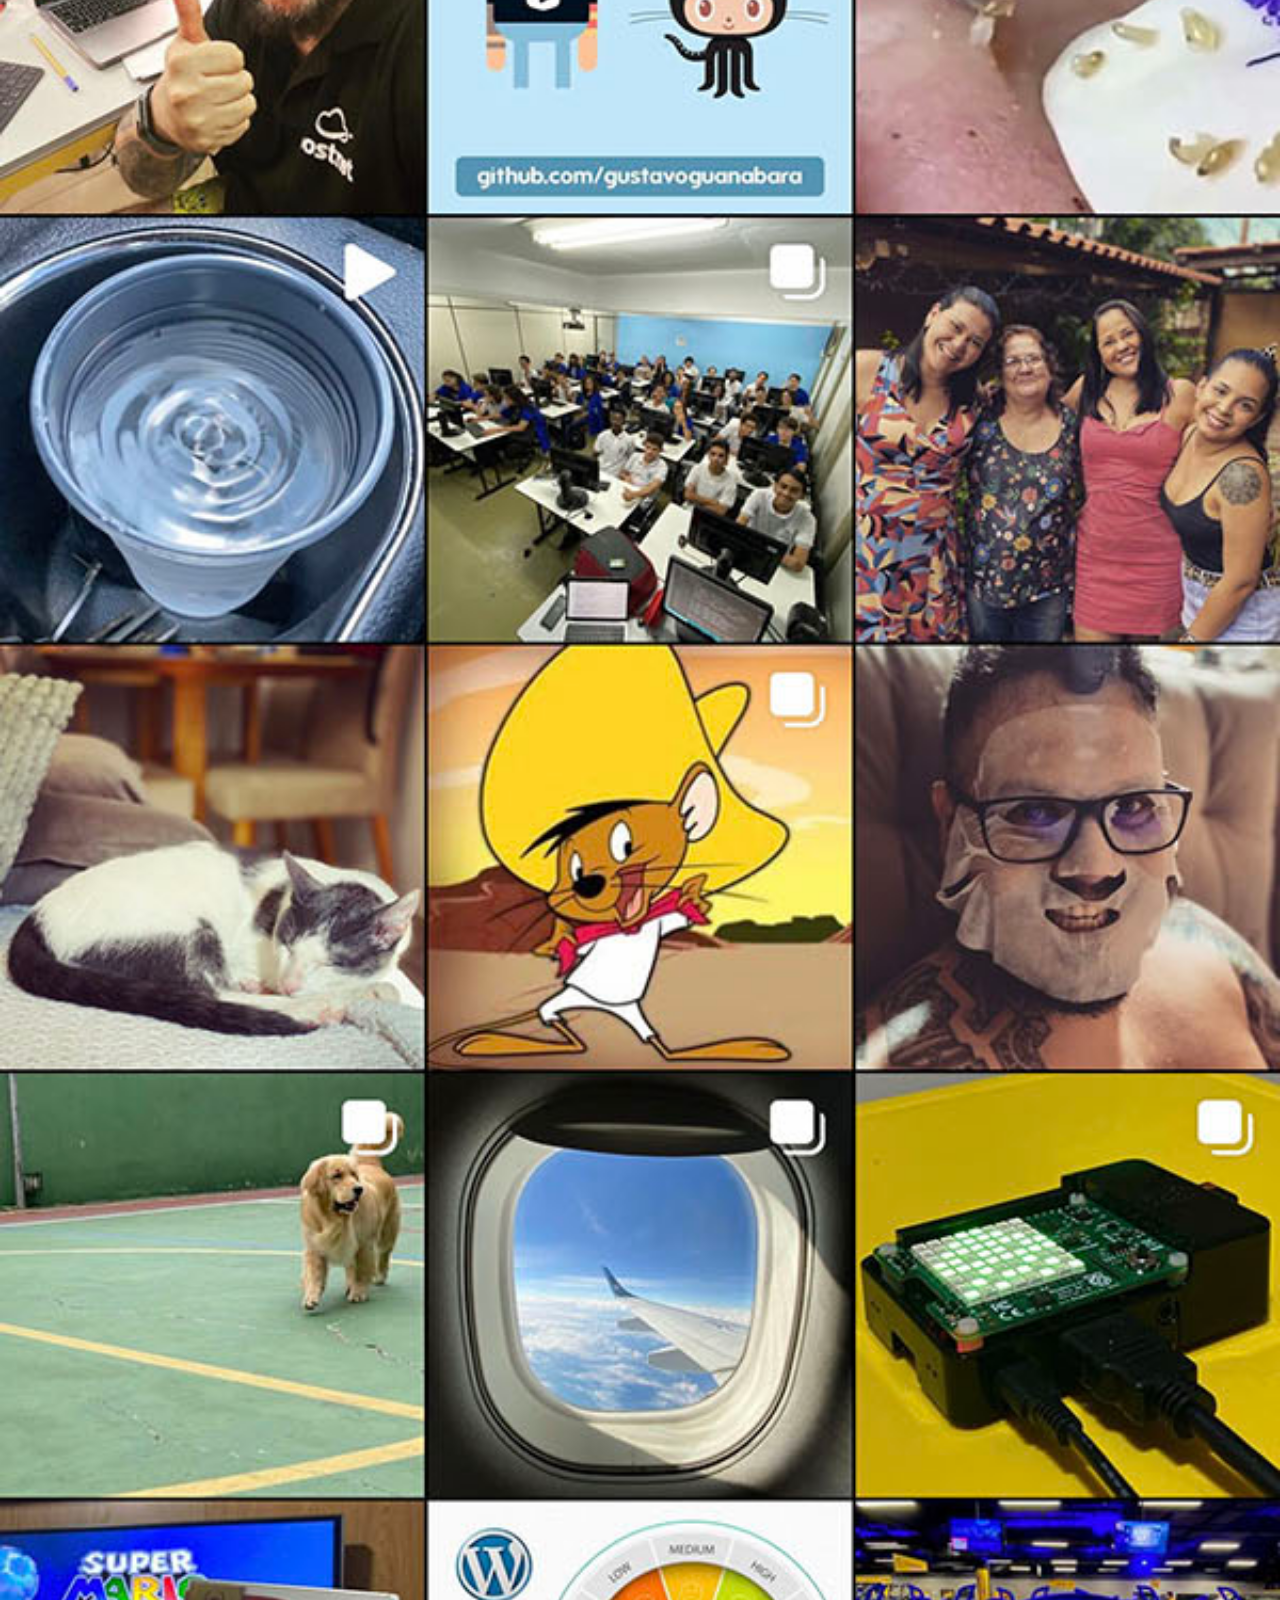
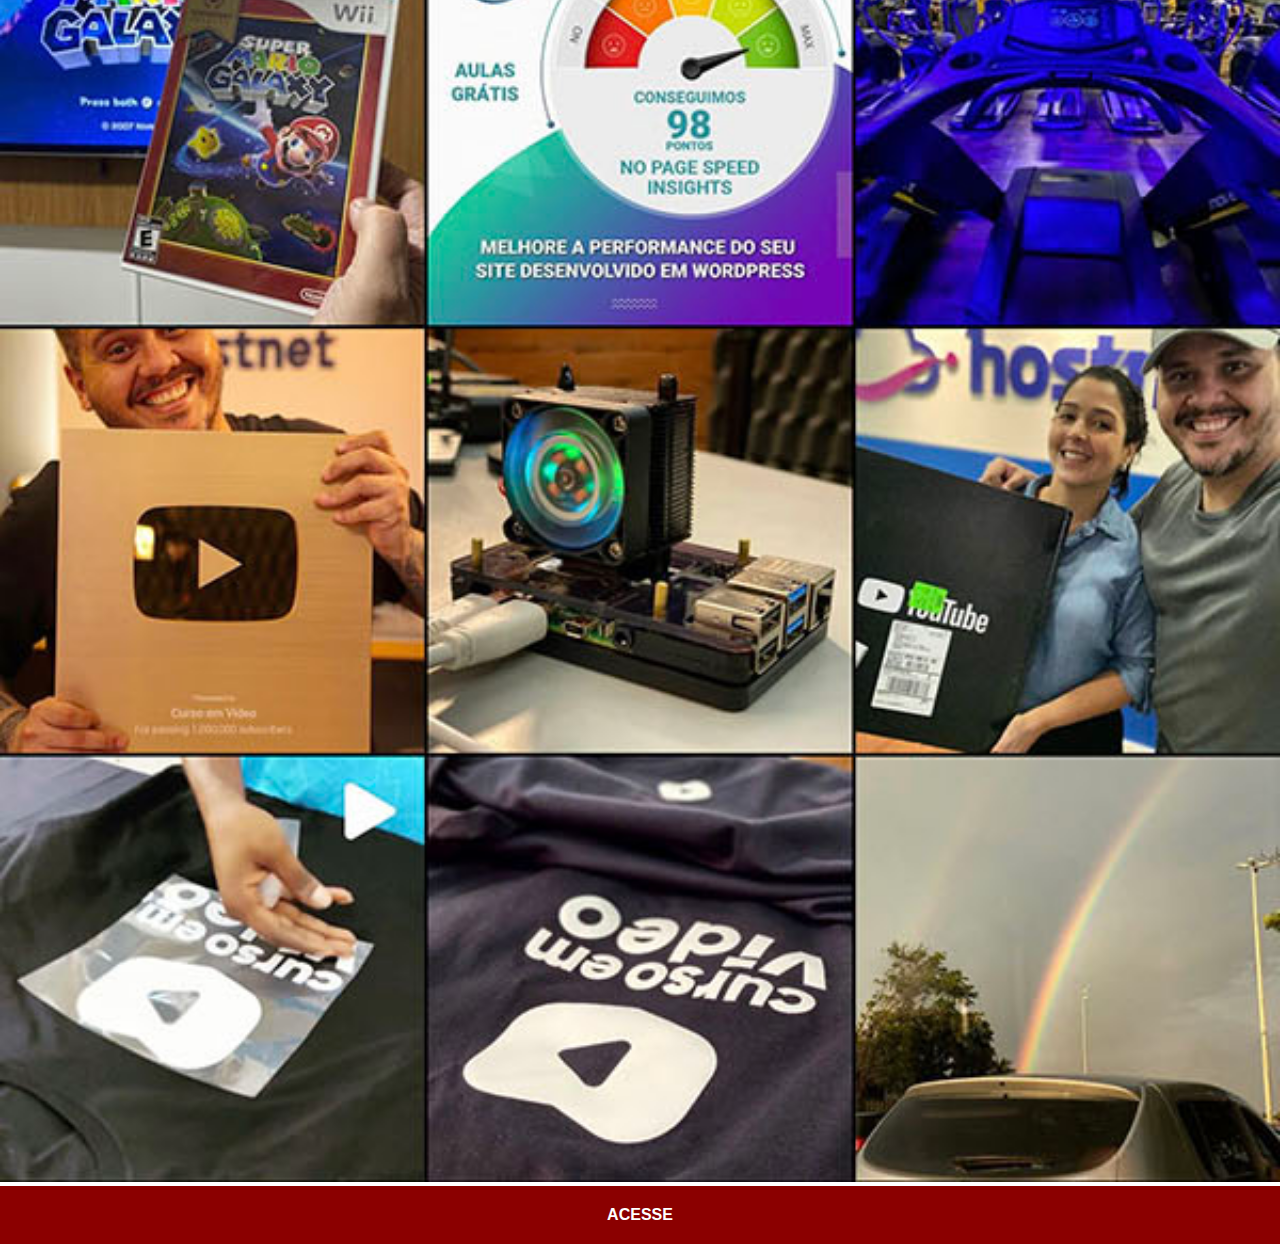
<file: instagram.html>
<!DOCTYPE html>
<html lang="pt-BR">
<head>
    <meta charset="UTF-8">
    <meta name="viewport" content="width=device-width, initial-scale=1.0">
    <title>Instagram</title>
    <link rel="stylesheet" href="Style/social.css">
</head>
<body>
    <img src="imagens/tela-instagram.jpg" alt="Instagram">
    <a href="https://www.instagram.com/gustavoguanabara/" target="_blank">ACESSE</a>
</body>
</html>
</file>
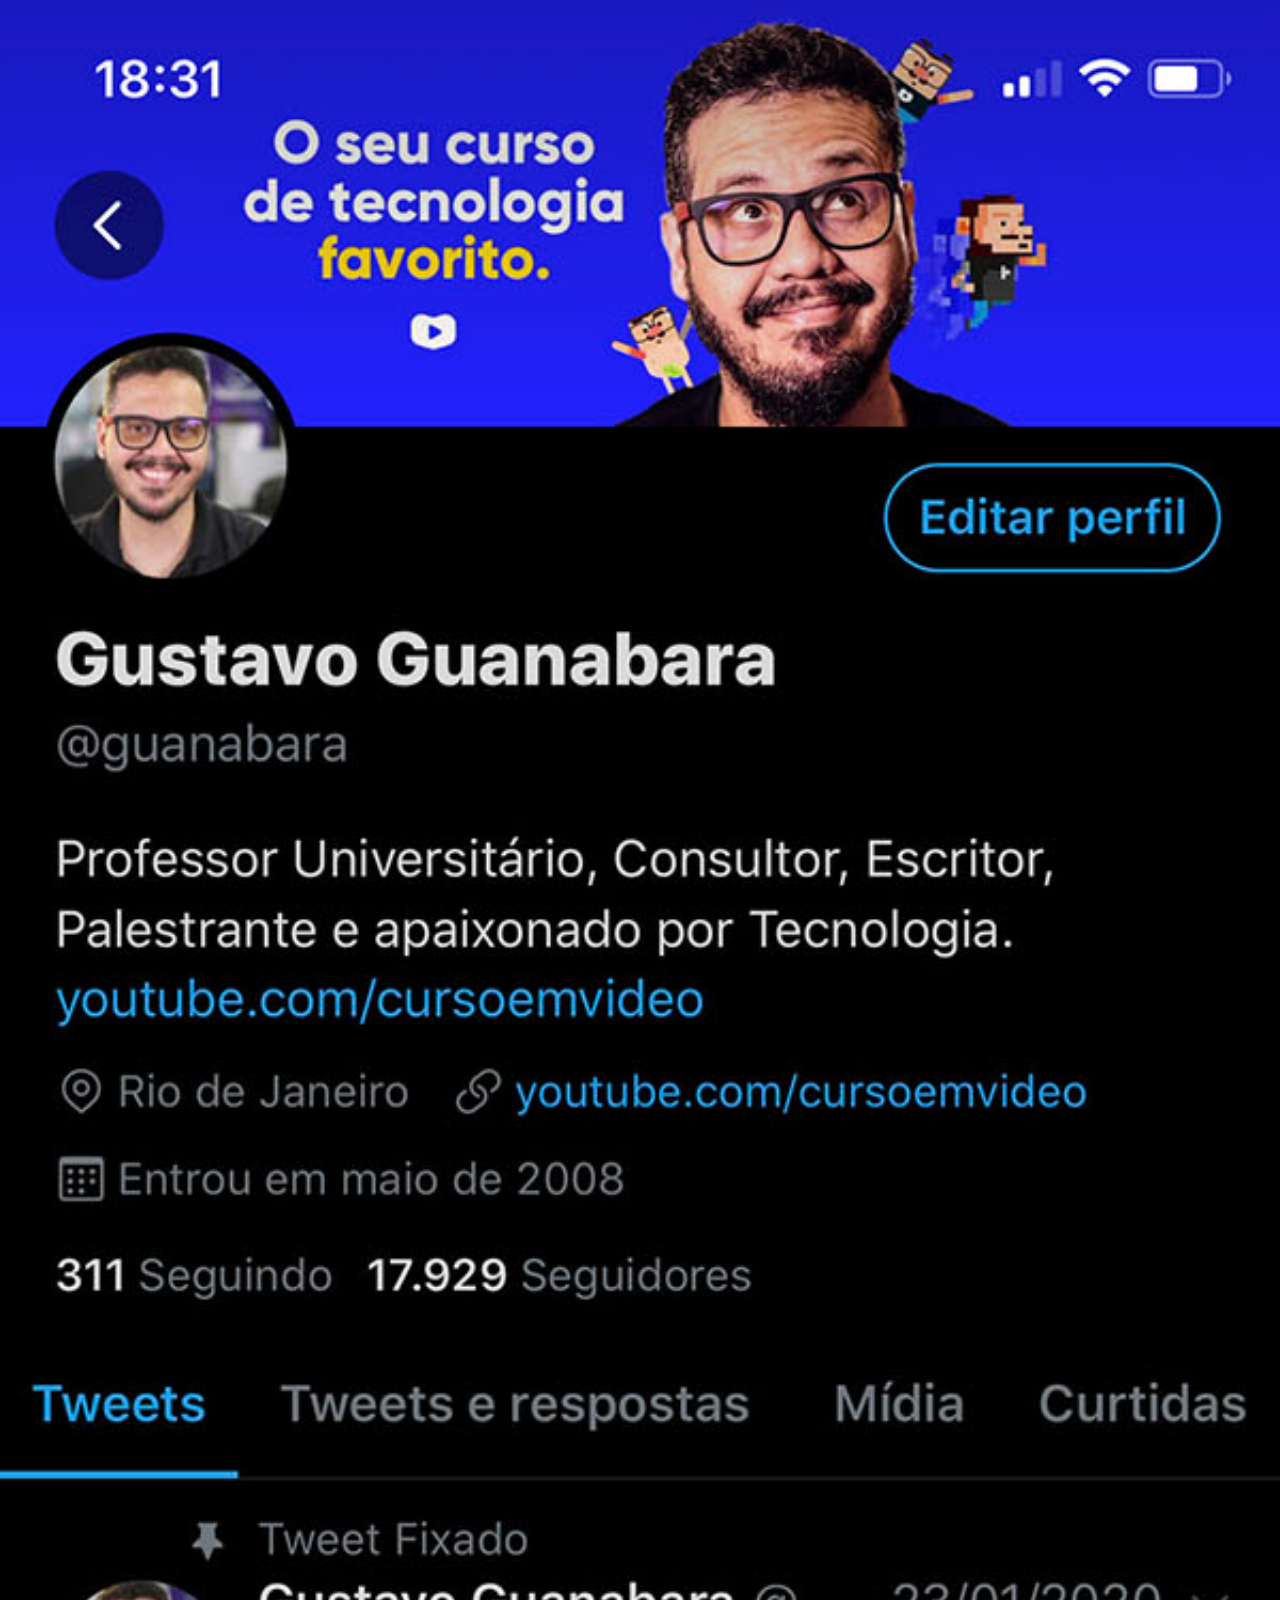
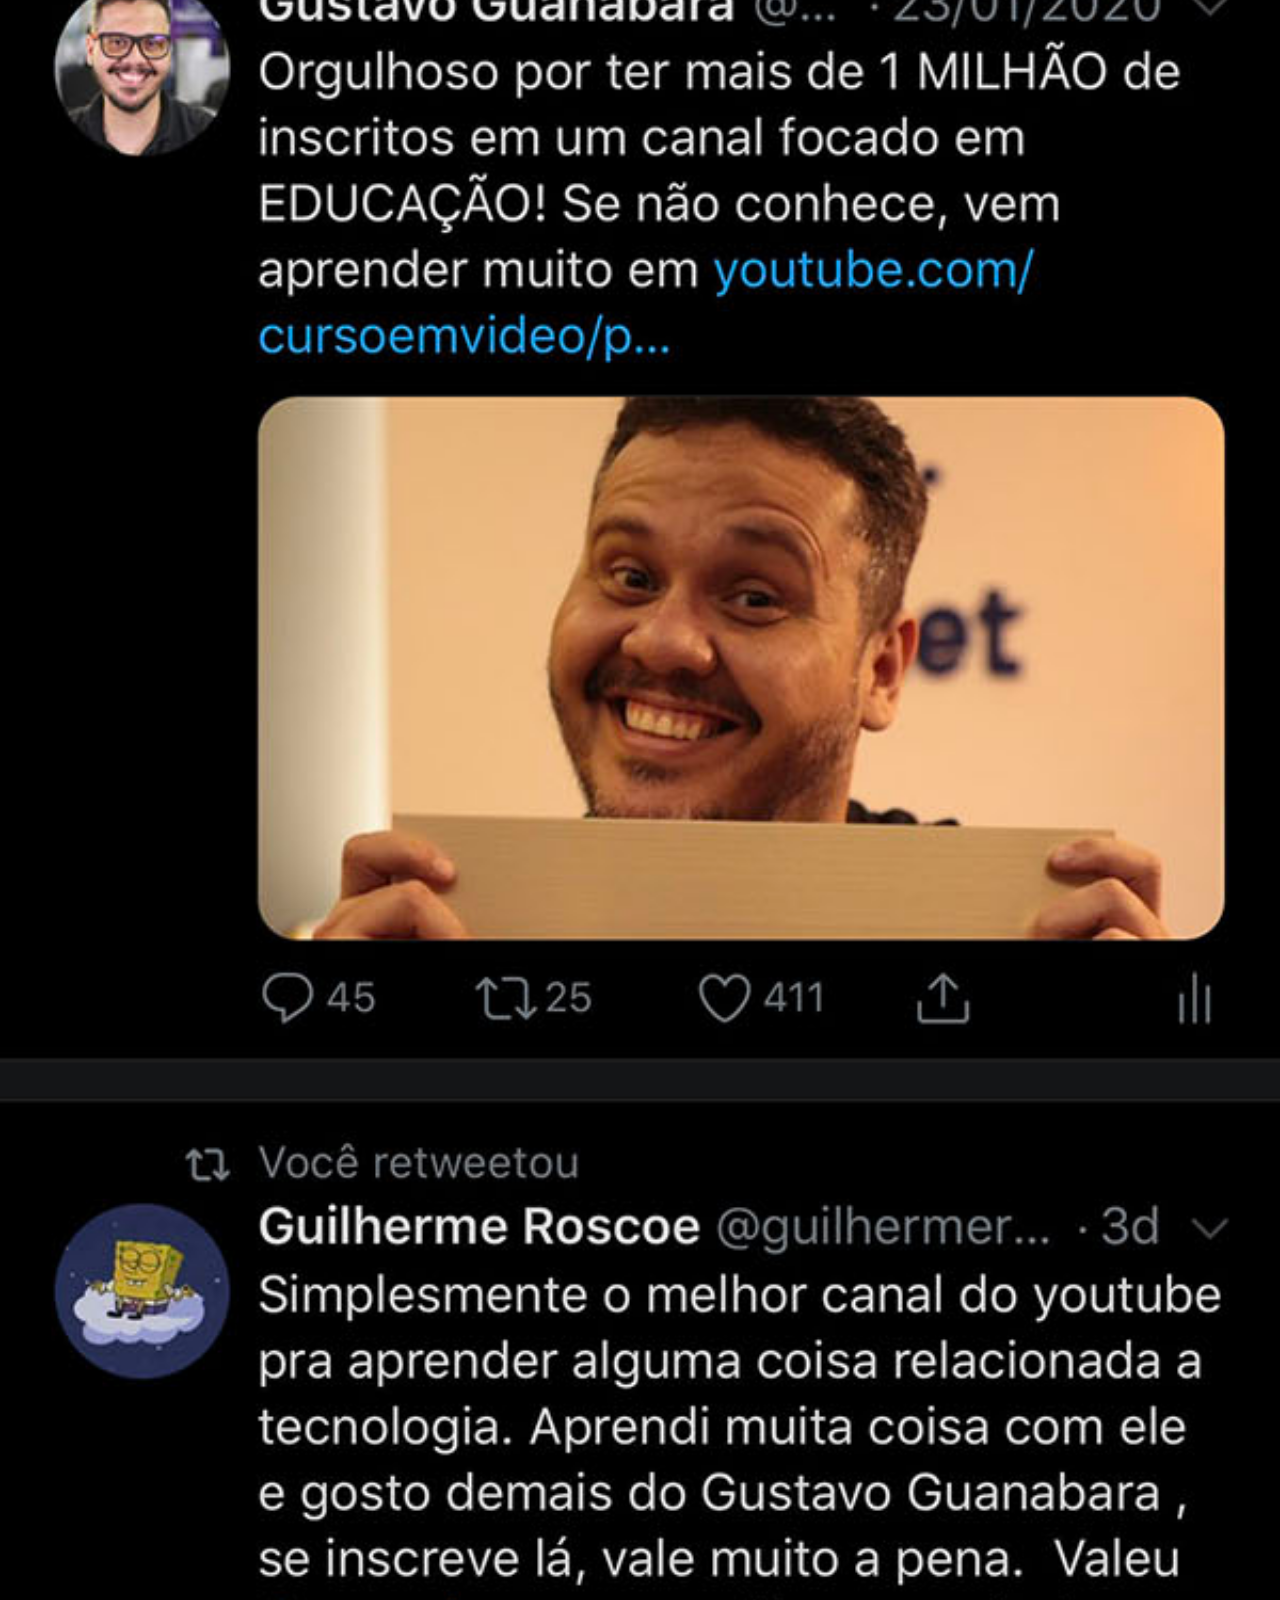
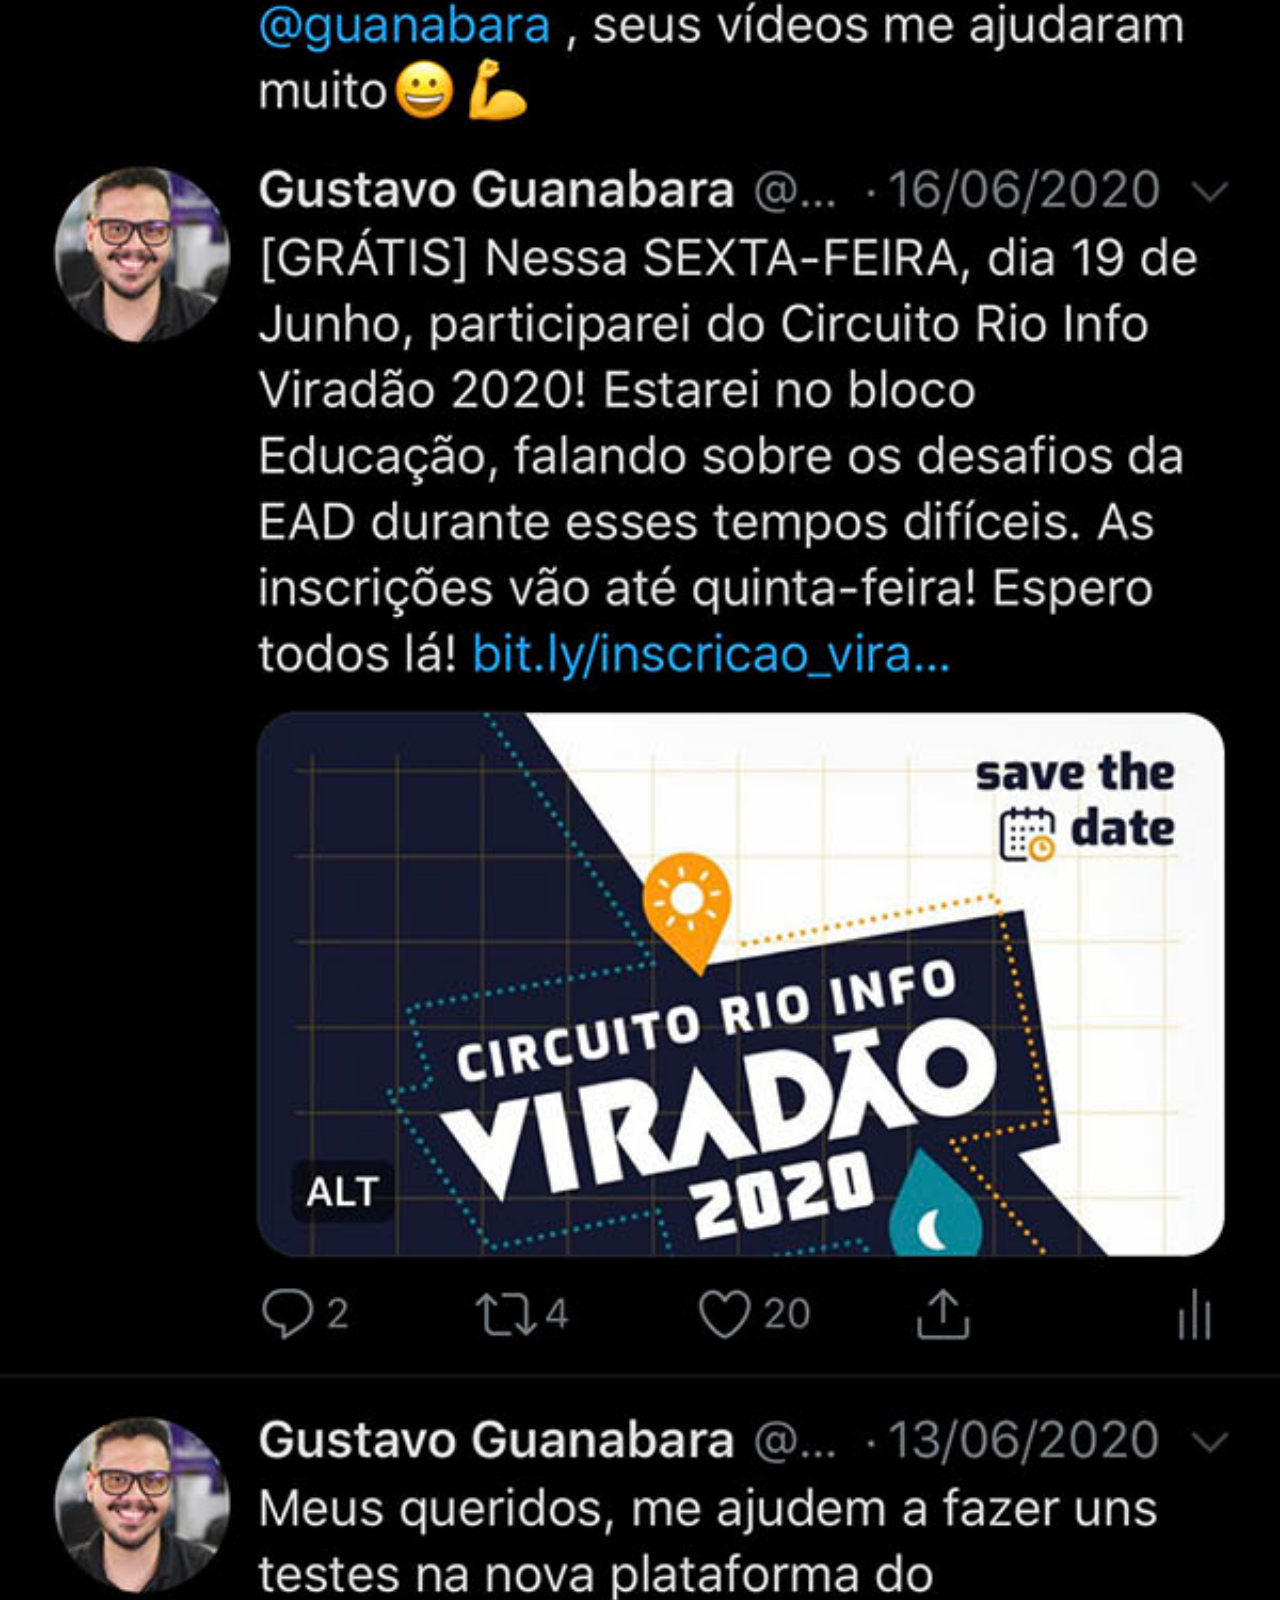
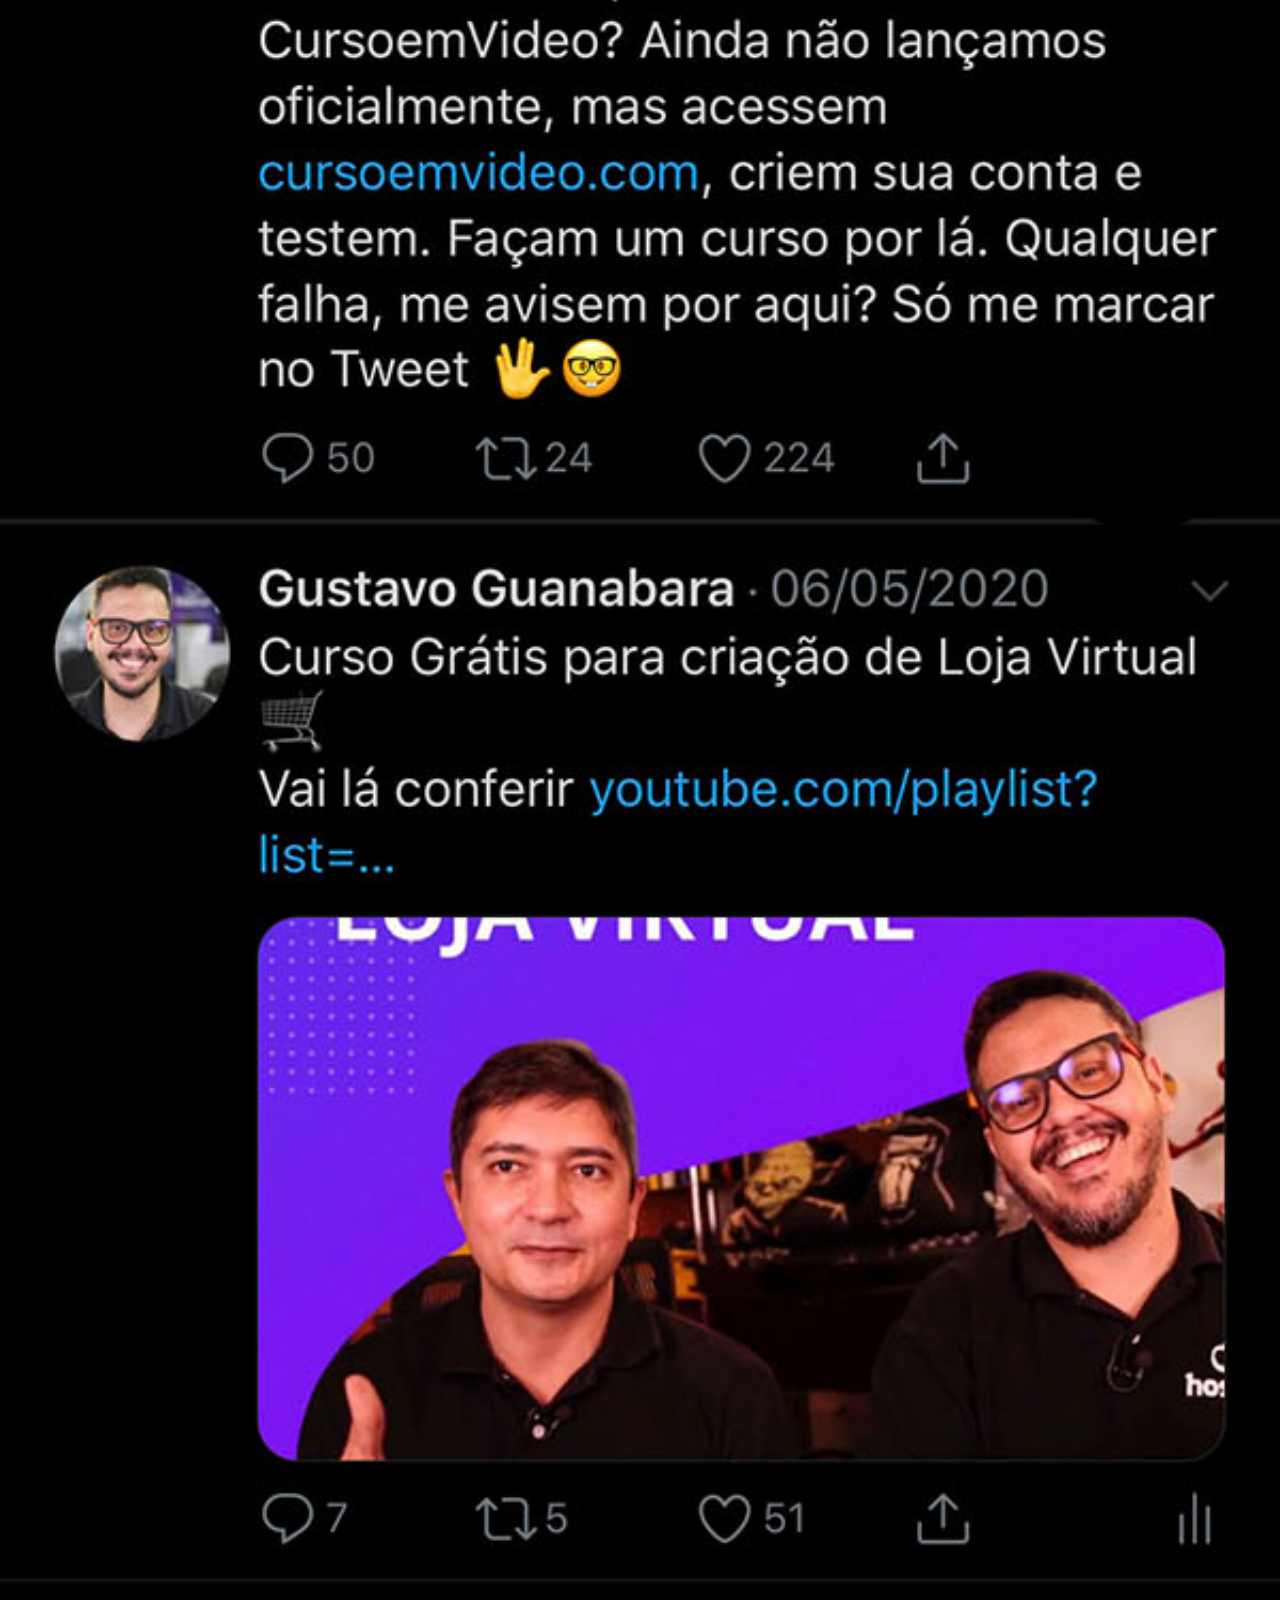
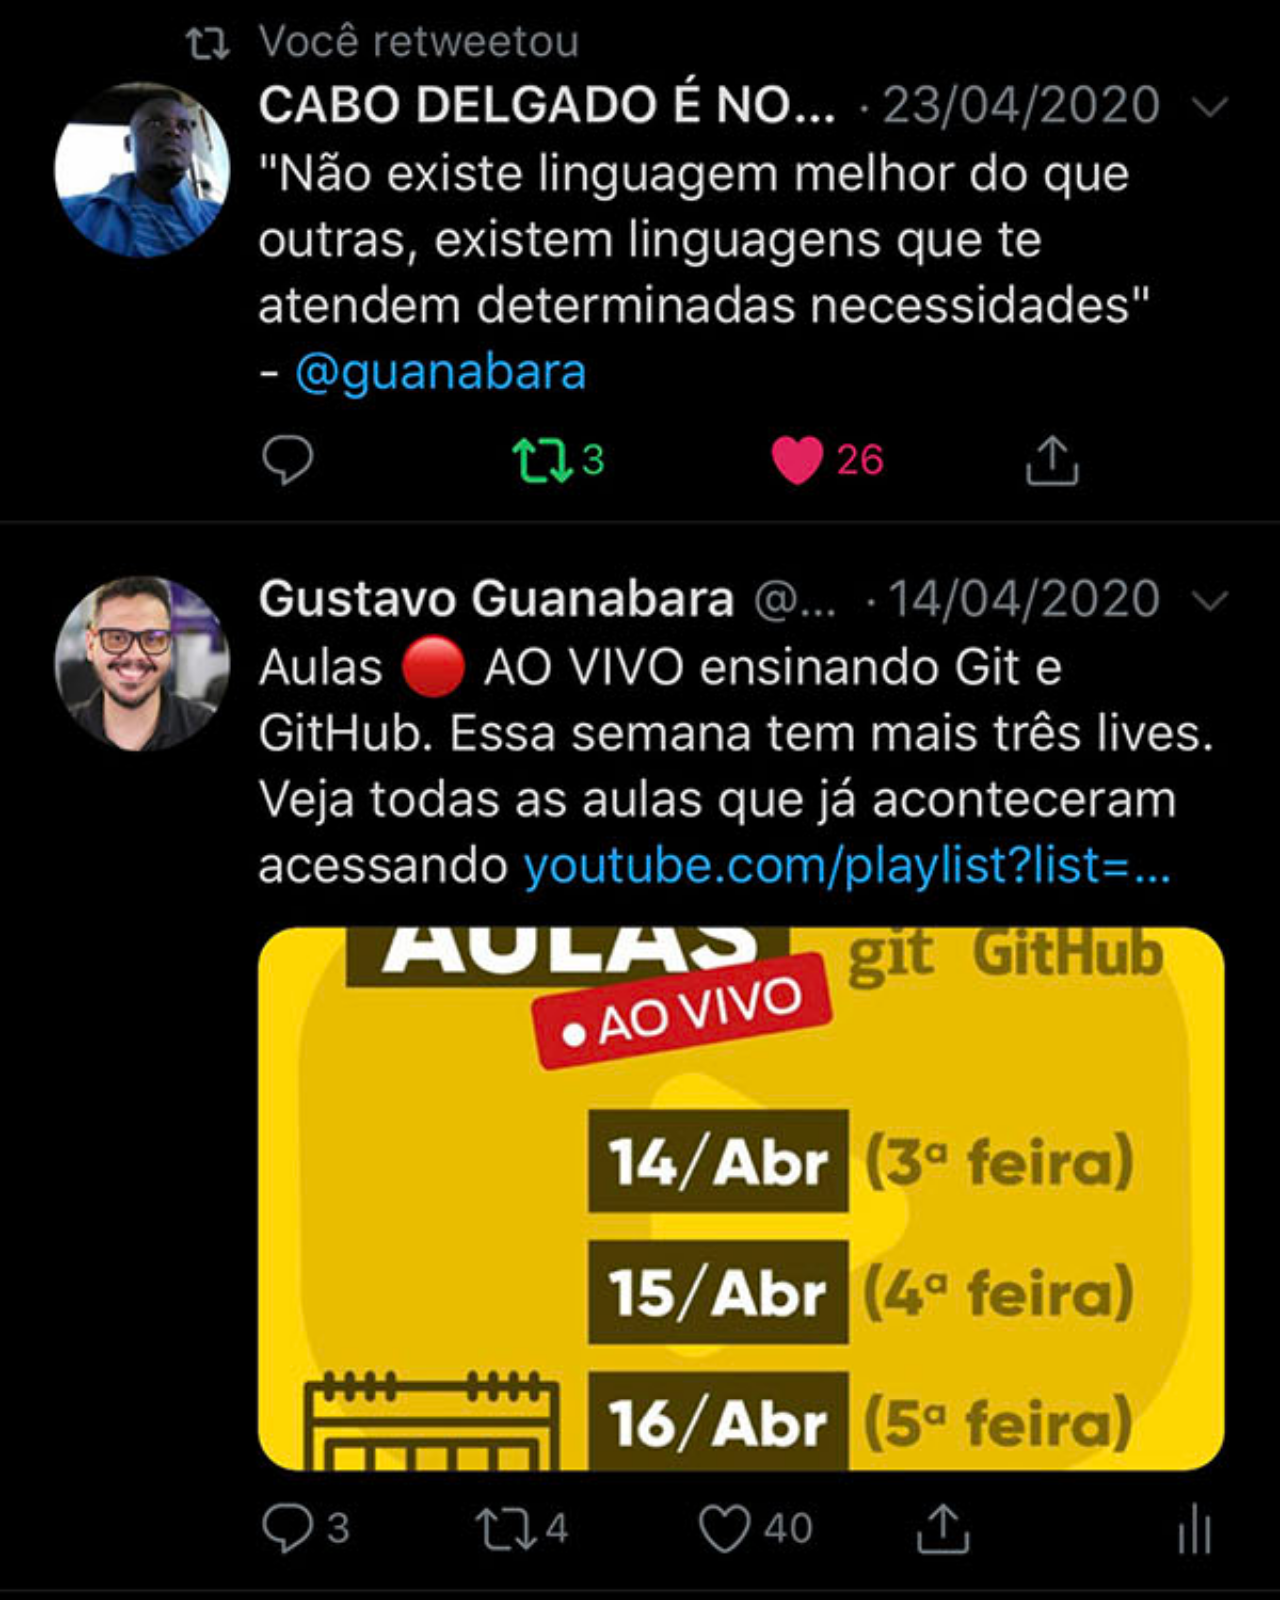
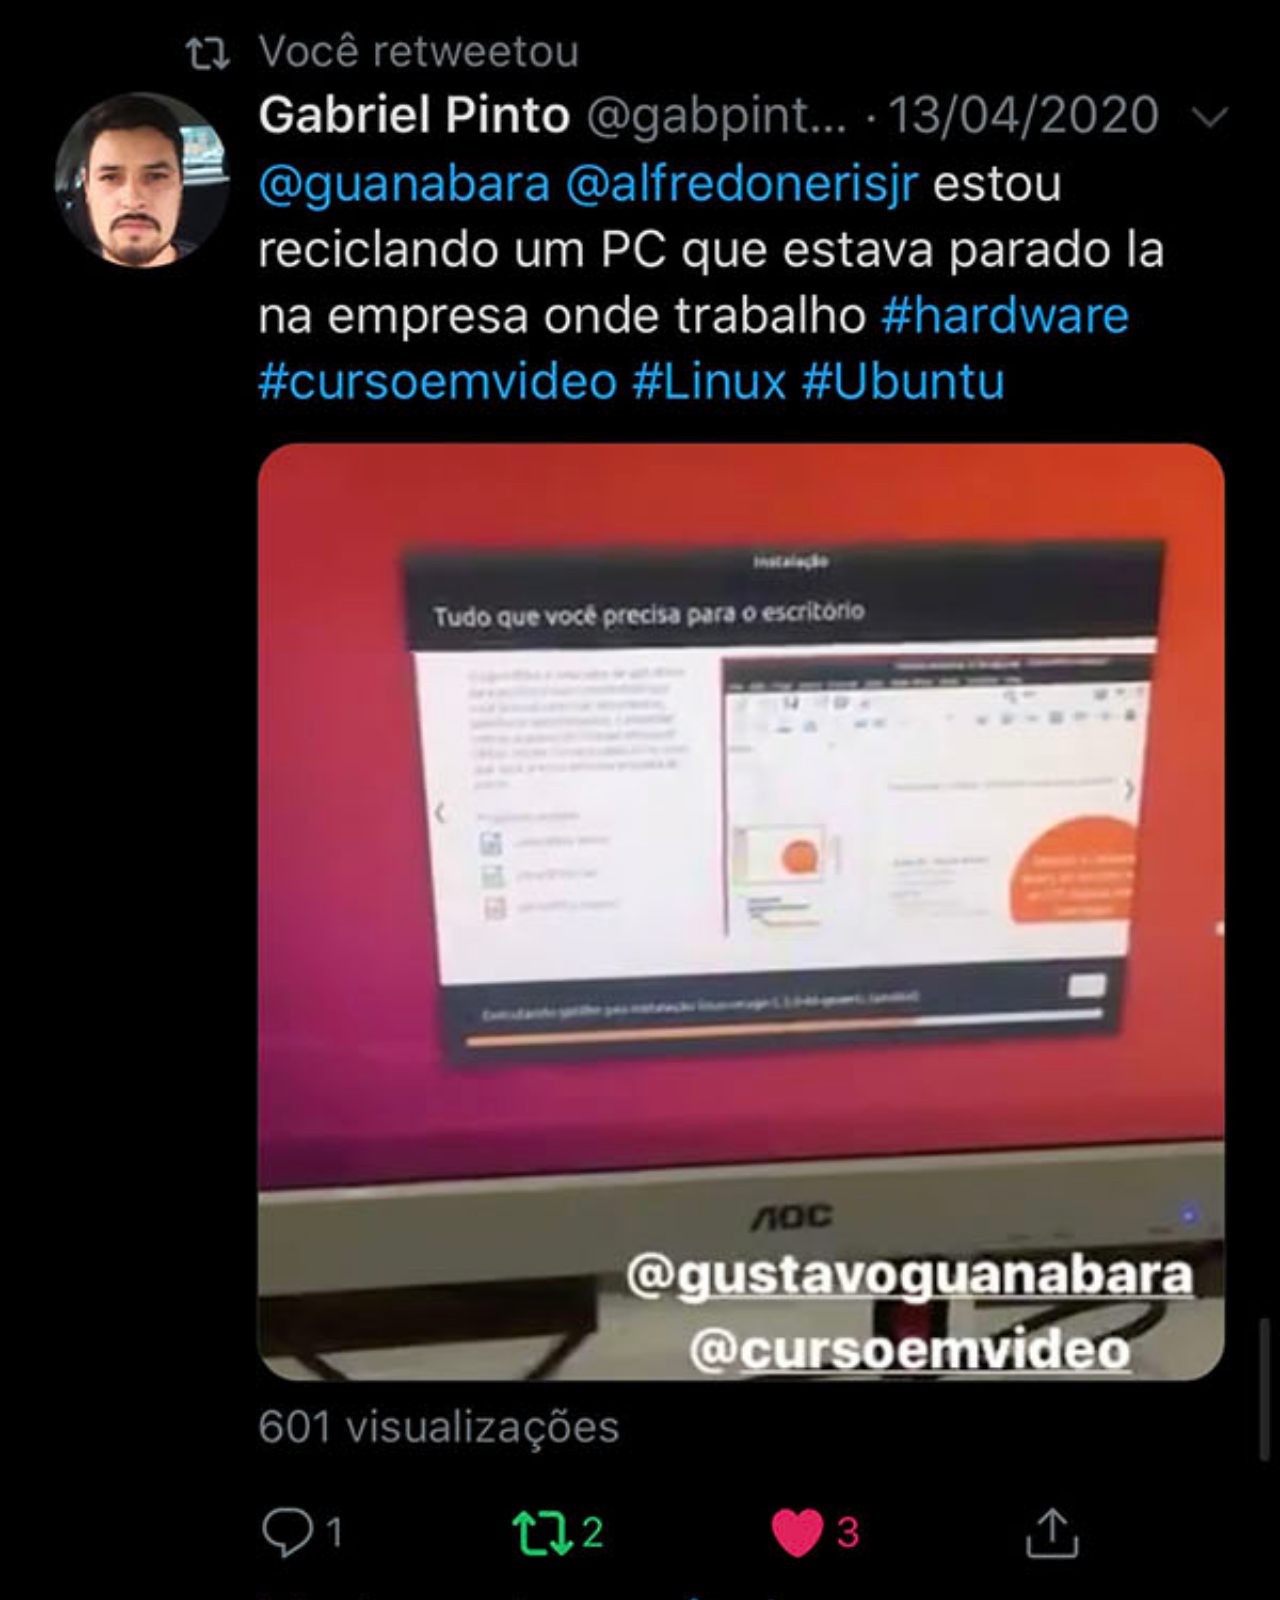
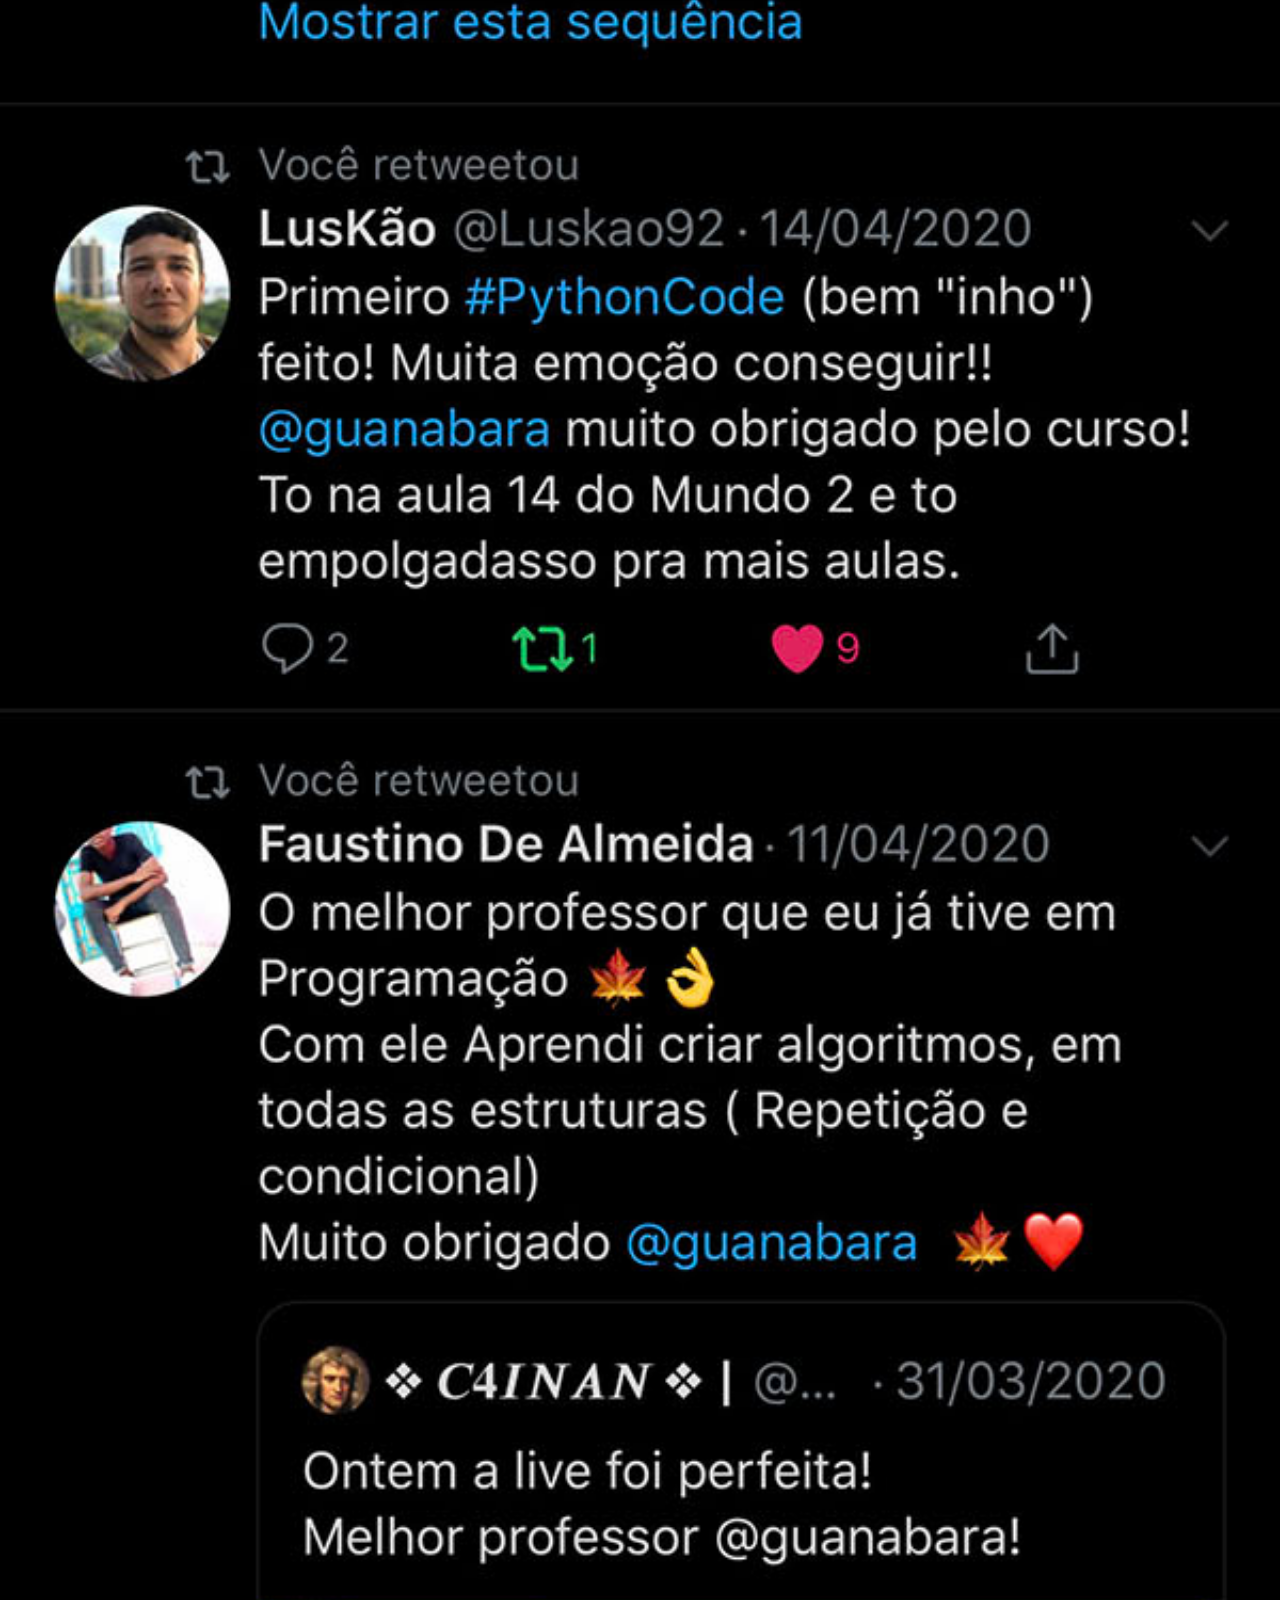
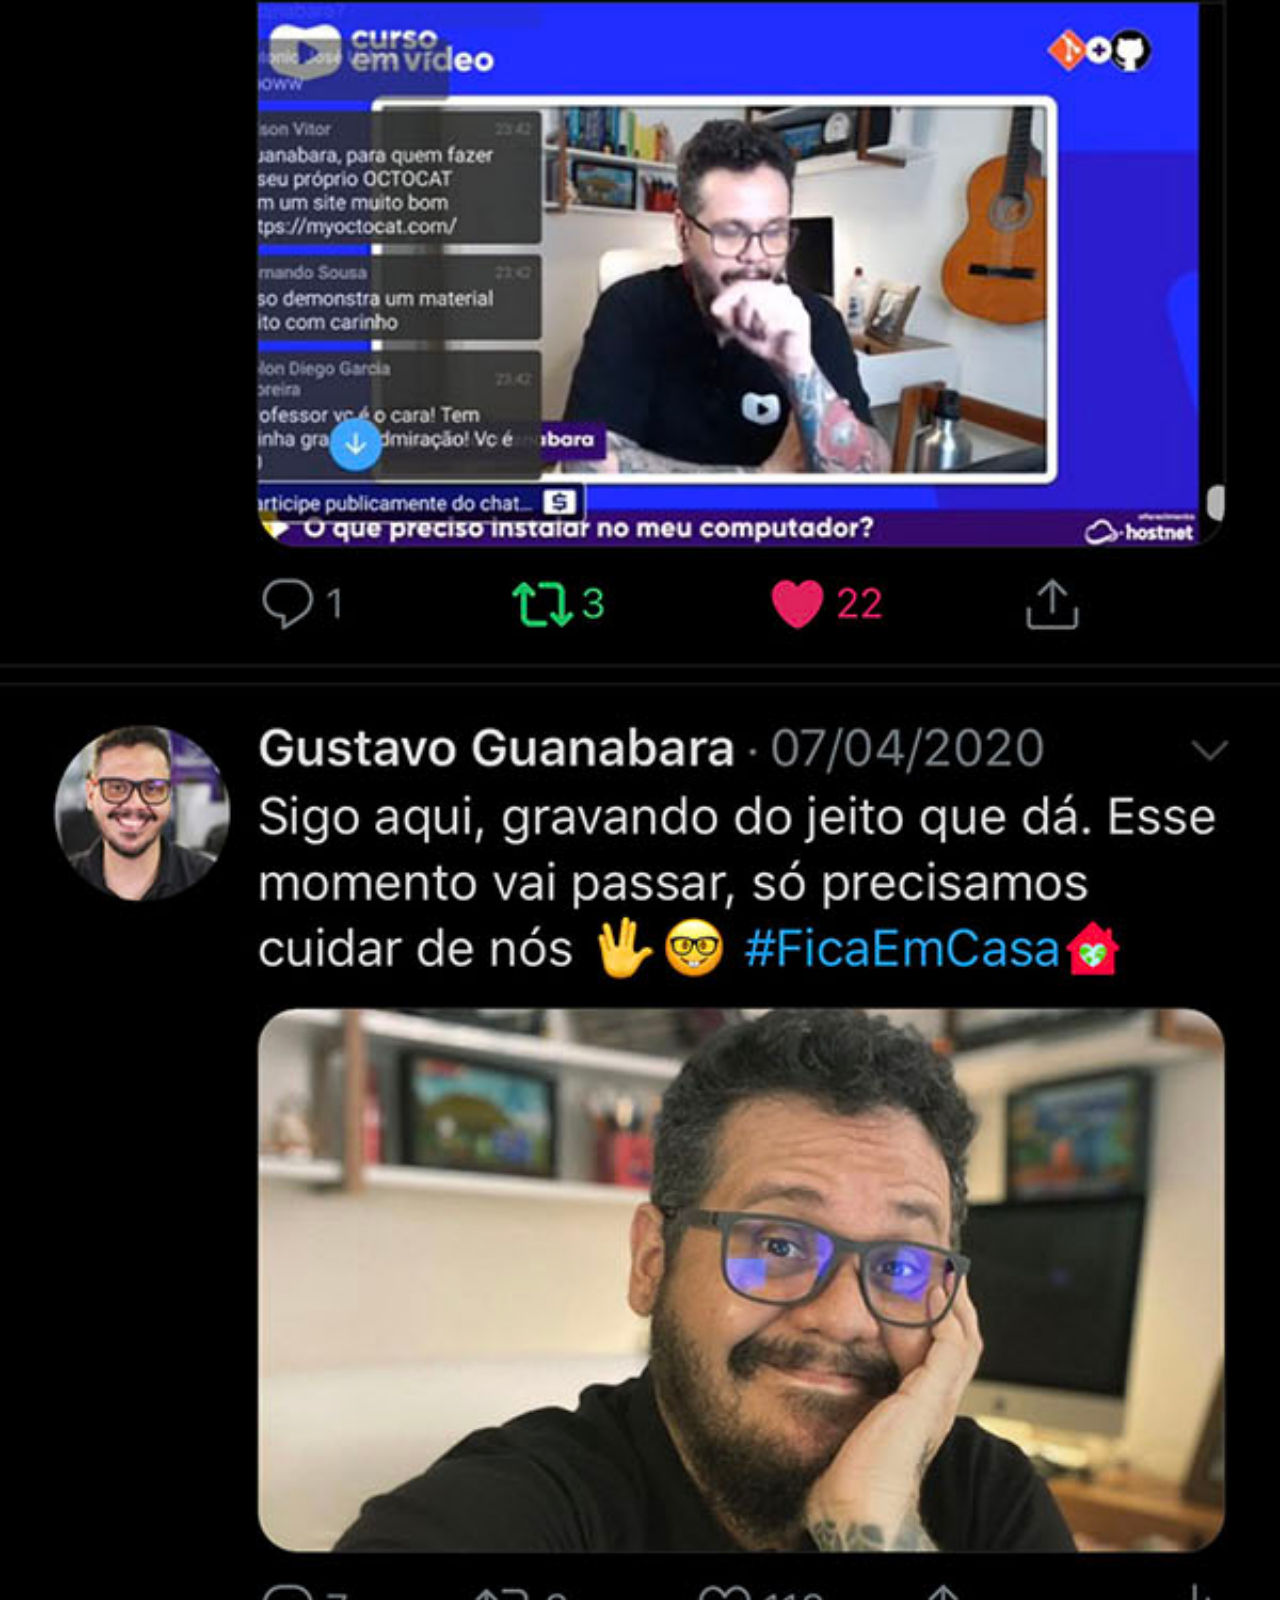
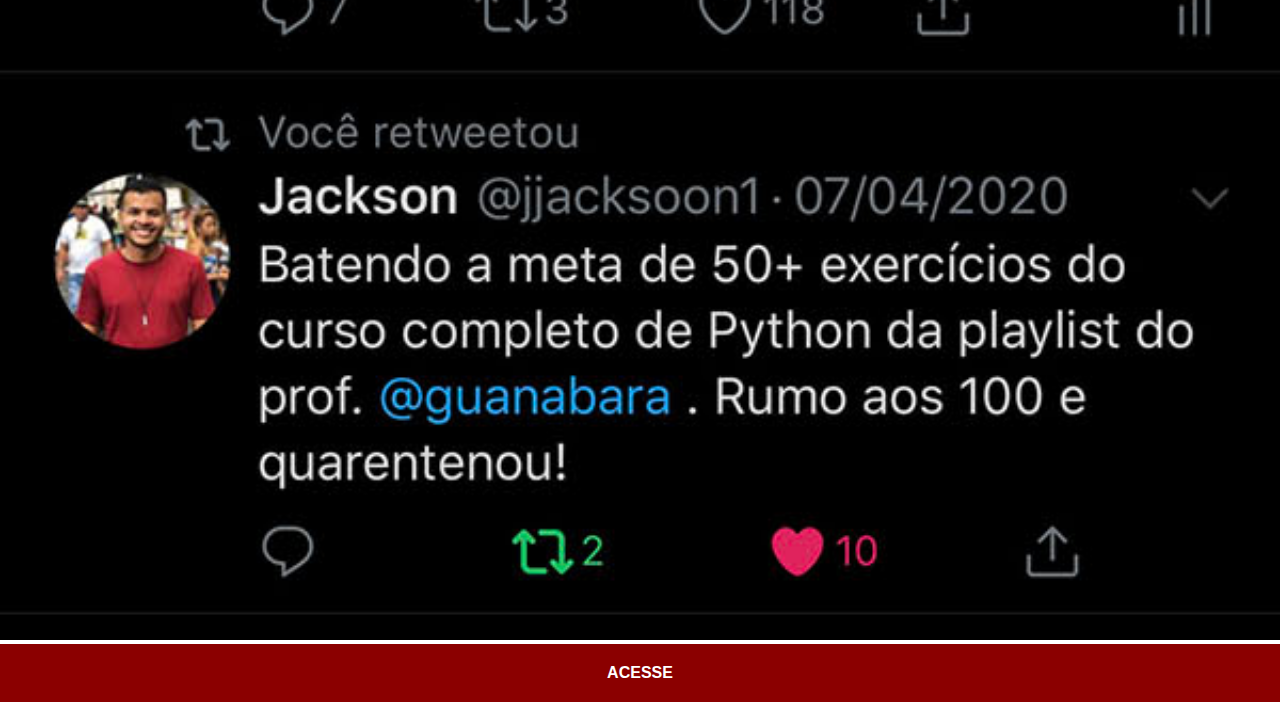
<file: x.html>
<!DOCTYPE html>
<html lang="pt-BR">
<head>
    <meta charset="UTF-8">
    <meta name="viewport" content="width=device-width, initial-scale=1.0">
    <title>X</title>
    <link rel="stylesheet" href="Style/social.css">
</head>
<body>
    <img src="imagens/tela-twitter.jpg" alt="x.com">
    <a href="https://x.com/guanabara" target="_blank">ACESSE</a>
</body>
</html>
</file>
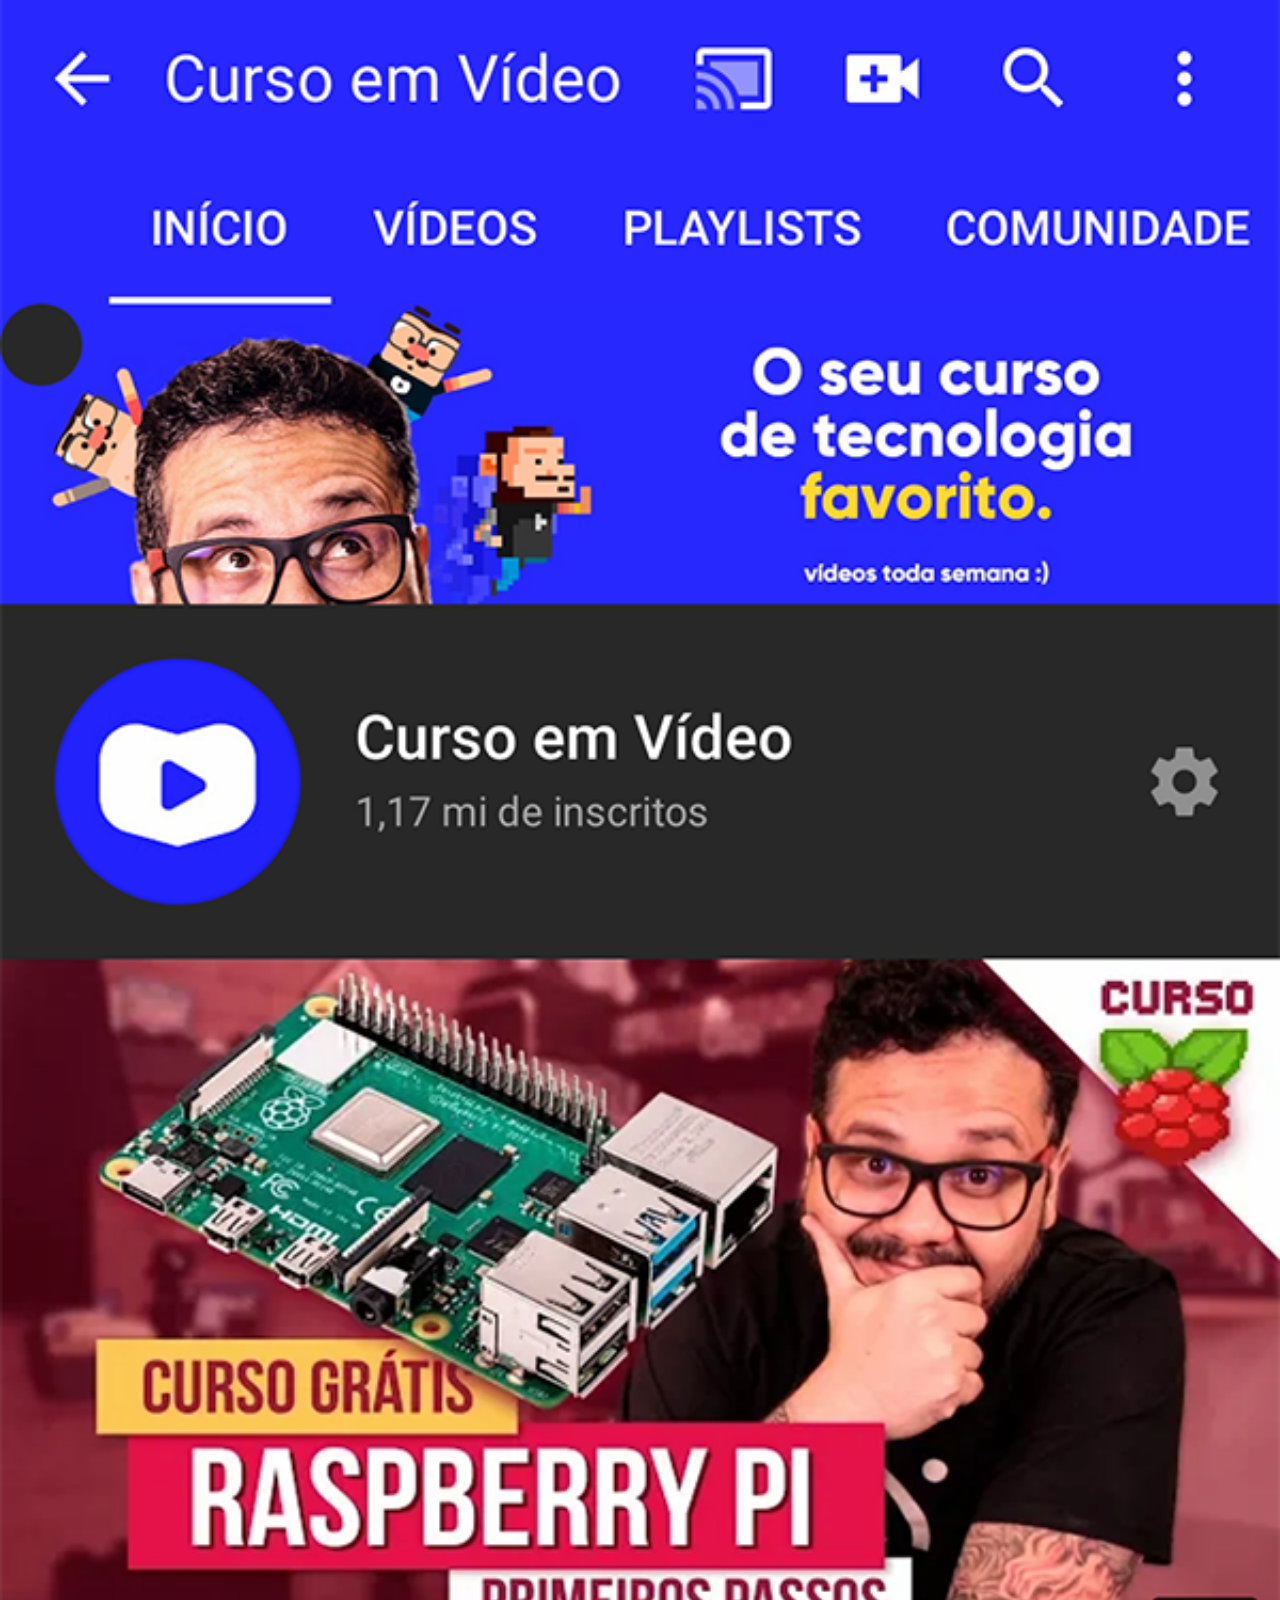
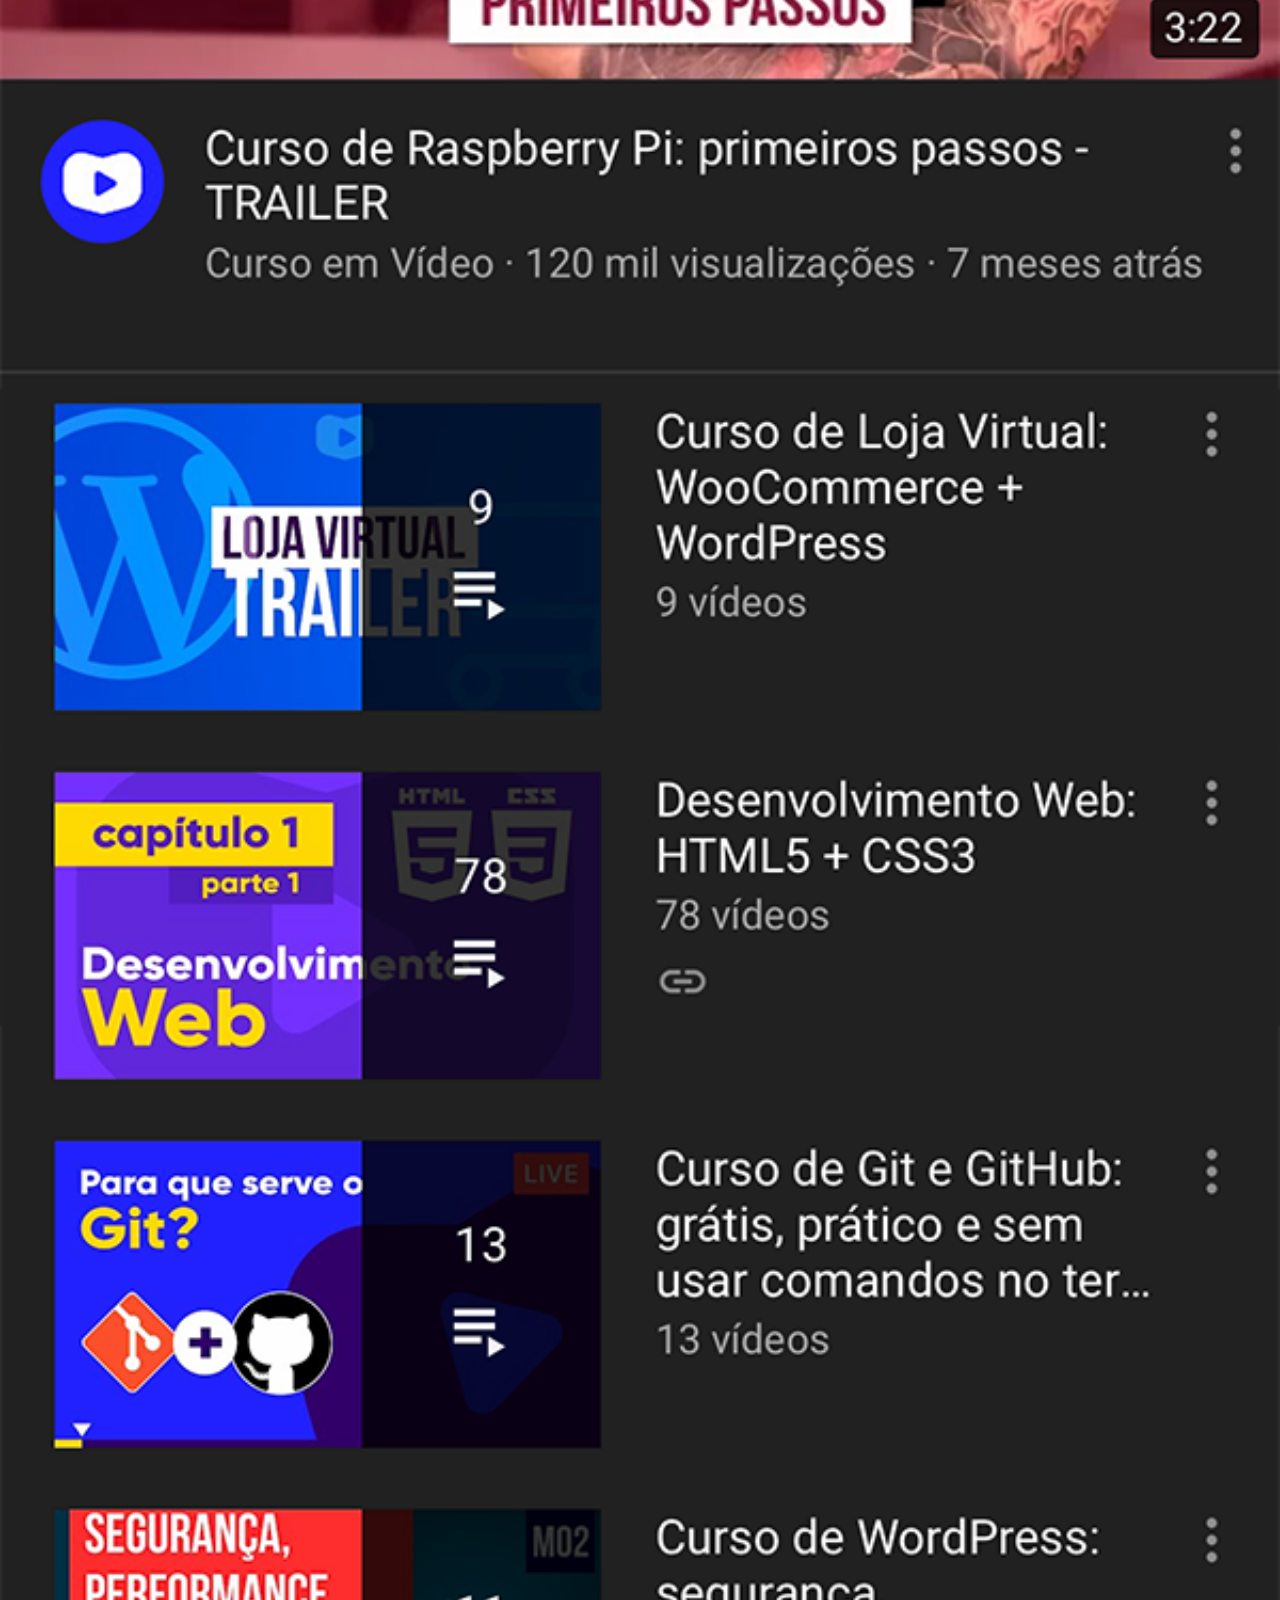
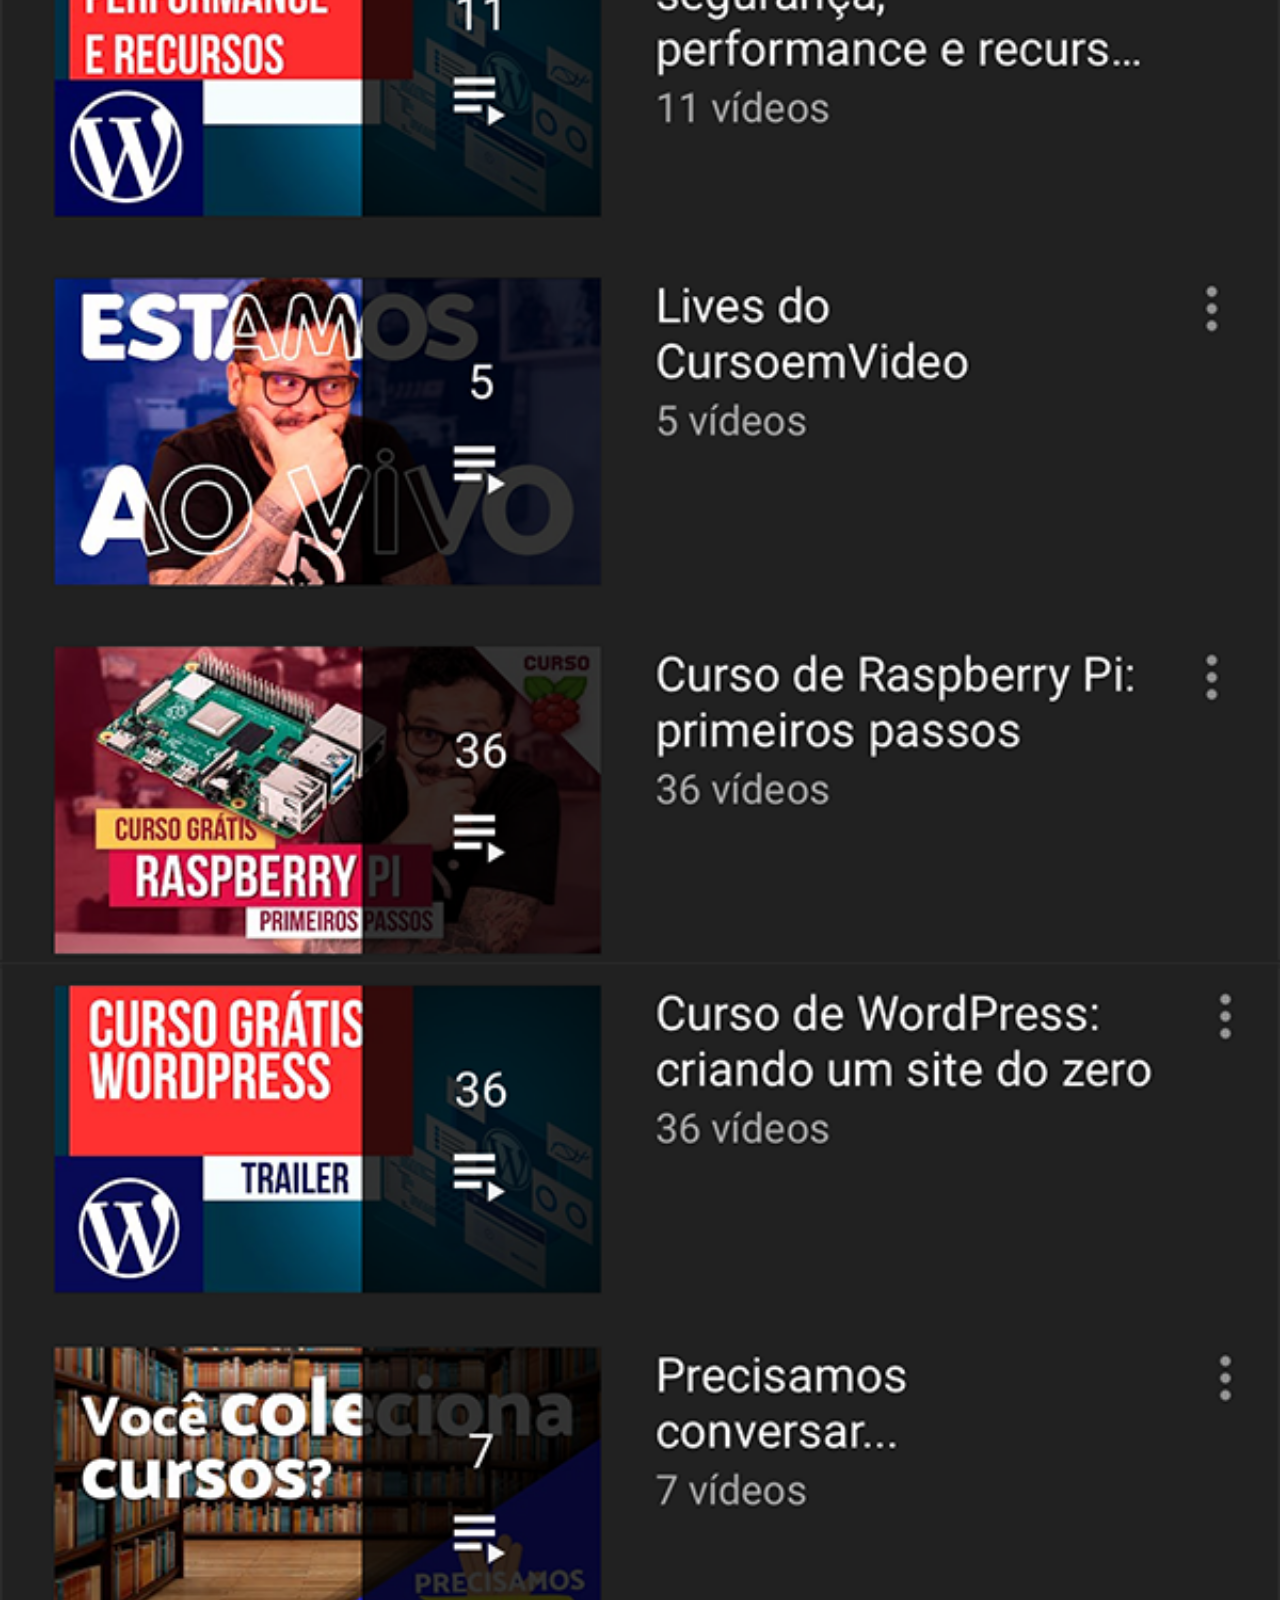
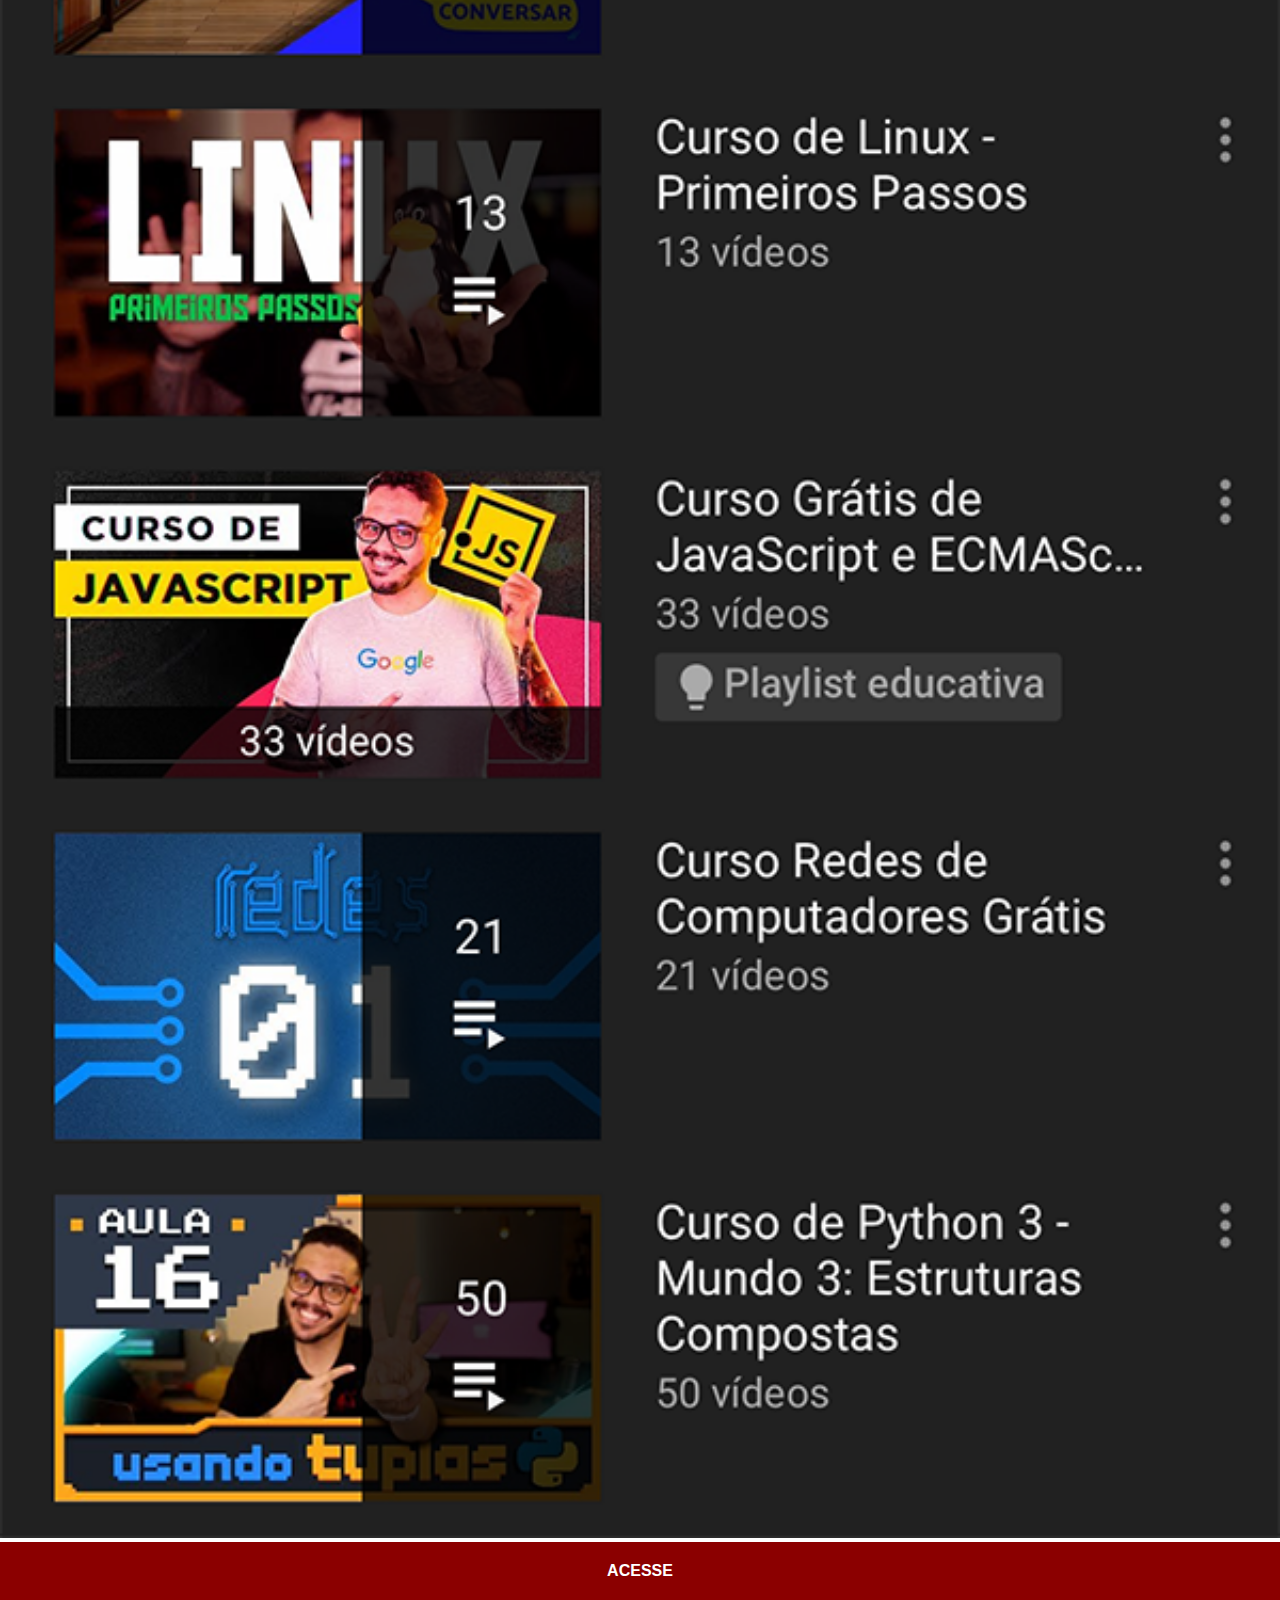
<file: youtube.html>
<!DOCTYPE html>
<html lang="pt-BR">
<head>
    <meta charset="UTF-8">
    <meta name="viewport" content="width=device-width, initial-scale=1.0">
    <title>YouTube</title>
    <link rel="stylesheet" href="Style/social.css">
</head>
<body>
    <img src="imagens/tela-youtube.png" alt="YouTube">
    <a href="https://www.youtube.com/cursoemvideo" target="_blank">ACESSE</a>
</body>
</html>
</file>
<file: Style/style.css>
@charset "UTF-8";

* {
    margin: 0px;
    padding: 0px;
    font-family: Arial, Helvetica, sans-serif;
}

html, body {
    height: 100dvh;
    width: 100dvw;
    background-color: black;
}

body {
    background: url(../imagens/fundo-madeira.jpg) no-repeat top center;
    background-size: cover;
    background-attachment: fixed;
}

main {
    position: relative;
    height: 100dvh;
}

#telefone {
    position: absolute;
    top: 50%;
    left: 50%;
    transform: translate(-50%, -50%); /*Tecnica utilizada para centralizar um bloco*/

    height: 627px;
    width: 311px;
    background: url(../imagens/frame-iphone.png) no-repeat;
}

#tela {
    position: relative;
    top: 80px;
    left: 22px;
    height: 471px;
    width: 269px;
}

#redes-sociais {
    text-align: right;
}

#redes-sociais img {
    width: 50px;
    margin: 10px;
    border-radius: 50%;
    box-shadow: 2px 2px 5px rgba(0, 0, 0, 0.400);
    box-sizing: border-box;
}

#redes-sociais img:hover {
    border: 2px solid rgba(255, 255, 255, 0.600);
    transform: translate(-3px, -3px);
    box-shadow: 5px 5px 10px rgba(0, 0, 0, 0.600);
    transition: transform .3s, border .3s;
}
</file>
<file: Style/social.css>
@charset "UTF-8";

* {
    margin: 0;
    padding: 0;
    font-family: Arial, Helvetica, sans-serif;
}
::-webkit-scrollbar {
    width: 0;
    height: 0;
}
img {
    width: 100dvw;
}
a {
    display: block;
    background-color: darkred;
    color: white;
    padding: 20px;
    text-align: center;
    font-weight: bolder;
    text-decoration: none;
}
a:hover {
    background-color: red;
}
</file>
